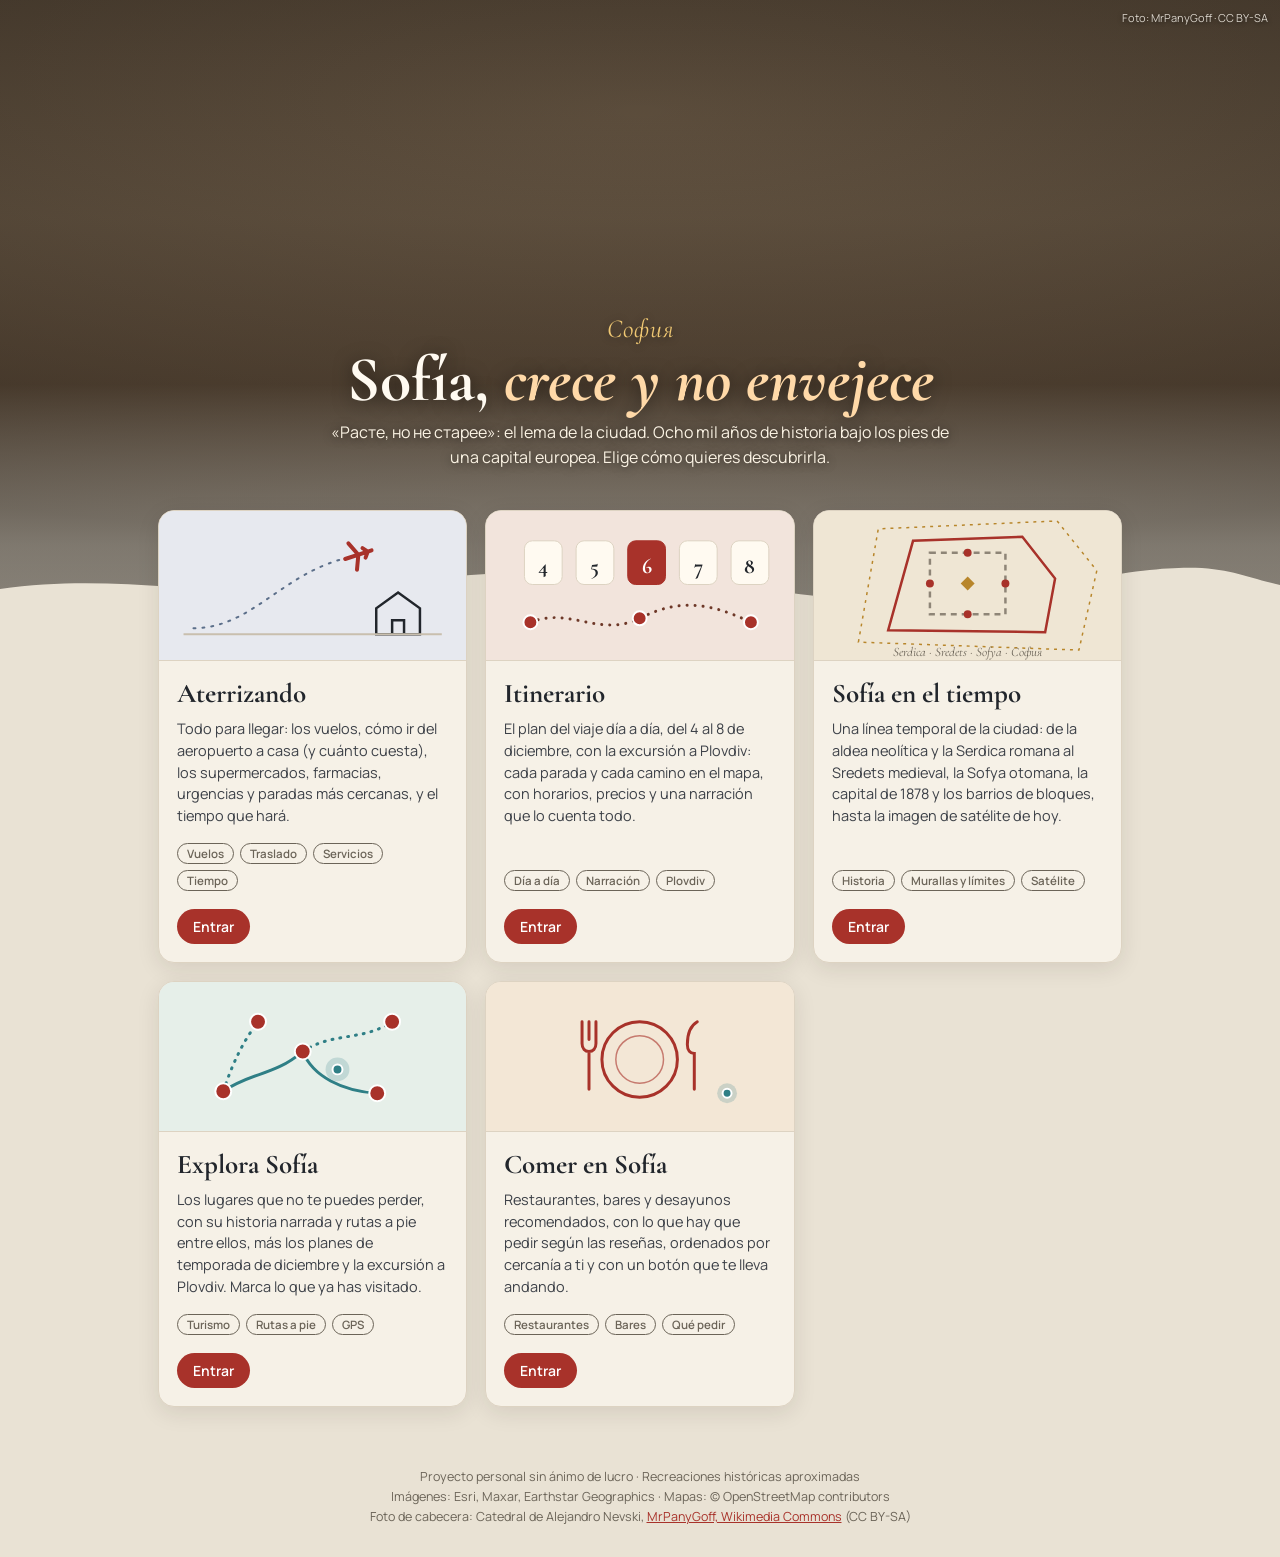
<file: index.html>
<!DOCTYPE html>
<html lang="es">
<head>
  <meta charset="utf-8">
  <meta name="viewport" content="width=device-width, initial-scale=1">
  <meta name="theme-color" content="#a8322a">
  <meta name="description" content="Sofía, Bulgaria: aplicaciones para descubrir su historia y recorrerla a pie.">
  <title>Sofía · Portal</title>
  <link rel="preconnect" href="https://fonts.googleapis.com">
  <link rel="preconnect" href="https://fonts.gstatic.com" crossorigin>
  <link rel="stylesheet" href="https://fonts.googleapis.com/css2?family=Cormorant+Garamond:ital,wght@0,600;0,700;1,600&family=Manrope:wght@400;600&display=swap">
  <script>
    // Recarga si el navegador tiene un portal antiguo en caché (version.txt cambia en cada publicación)
    (function () {
      var VERSION = '202611250130';
      if (location.protocol.indexOf('http') !== 0) return;
      fetch('version.txt', { cache: 'no-store' }).then(function (r) { return r.ok ? r.text() : ''; }).then(function (v) {
        v = (v || '').trim();
        if (v && v !== VERSION && sessionStorage.getItem('recargado') !== v) {
          try { sessionStorage.setItem('recargado', v); } catch (e) {}
          location.replace(location.pathname + '?v=' + v);
        }
      }).catch(function () {});
    })();
  </script>
  <style>
    :root { --papel: #f6f1e7; --fondo: #e9e2d4; --tinta: #22262c; --suave: #6b6458; --carmesi: #a8322a; --oro: #b8862b; --turquesa: #2f7f86; --linea: #ddd3c2; }
    * { box-sizing: border-box; }
    body { margin: 0; background: var(--fondo); color: var(--tinta); font-family: Manrope, "Segoe UI", system-ui, sans-serif; }
    /* Cabecera con la catedral de Alejandro Nevski fundida con el papel */
    .cabecera { position: relative; min-height: min(72vh, 620px); display: flex; flex-direction: column; justify-content: flex-end;
      align-items: center; text-align: center; padding: 90px 20px 150px; color: #fffaf1; overflow: hidden; isolation: isolate; }
    .cabecera .foto { position: absolute; inset: 0; z-index: -2; background: #6d5a45 url('https://upload.wikimedia.org/wikipedia/commons/thumb/a/ad/AlexanderNevskyCathedral-Sofia-6.jpg/1920px-AlexanderNevskyCathedral-Sofia-6.jpg') center 38% / cover no-repeat;
      filter: sepia(.18) saturate(.92); transform: scale(1.04); animation: respirar 28s ease-in-out infinite alternate; }
    @media (max-width: 760px) { .cabecera .foto { background-image: url('https://upload.wikimedia.org/wikipedia/commons/thumb/a/ad/AlexanderNevskyCathedral-Sofia-6.jpg/1280px-AlexanderNevskyCathedral-Sofia-6.jpg'); background-position: 55% 30%; } }
    @keyframes respirar { to { transform: scale(1.1) translateY(-1.5%); } }
    @media (prefers-reduced-motion: reduce) { .cabecera .foto { animation: none; } }
    /* velo: oscurece arriba para leer y se disuelve hacia el color del papel abajo */
    .cabecera::before { content: ''; position: absolute; inset: 0; z-index: -1; pointer-events: none;
      background:
        radial-gradient(120% 70% at 50% 18%, rgba(20,16,12,0) 0%, rgba(20,16,12,.25) 60%, rgba(20,16,12,.45) 100%),
        linear-gradient(180deg, rgba(25,18,12,.35) 0%, rgba(25,18,12,.12) 35%, rgba(60,40,25,.30) 62%, rgba(233,226,212,.85) 88%, var(--fondo) 100%); }
    /* borde inferior orgánico, como papel rasgado */
    .cabecera::after { content: ''; position: absolute; left: 0; right: 0; bottom: -1px; height: 70px; z-index: 0; pointer-events: none; background: var(--fondo);
      -webkit-mask: url("data:image/svg+xml,%3Csvg xmlns='http://www.w3.org/2000/svg' viewBox='0 0 1200 70' preserveAspectRatio='none'%3E%3Cpath d='M0 38 C120 20 210 52 330 36 S560 12 690 34 880 56 1010 30 1150 22 1200 34 V70 H0Z'/%3E%3C/svg%3E") center / 100% 100% no-repeat;
              mask: url("data:image/svg+xml,%3Csvg xmlns='http://www.w3.org/2000/svg' viewBox='0 0 1200 70' preserveAspectRatio='none'%3E%3Cpath d='M0 38 C120 20 210 52 330 36 S560 12 690 34 880 56 1010 30 1150 22 1200 34 V70 H0Z'/%3E%3C/svg%3E") center / 100% 100% no-repeat; }
    .cabecera > * { position: relative; z-index: 1; }
    .cabecera .cir { color: #f0c873; text-shadow: 0 1px 8px rgba(0,0,0,.45); }
    .cabecera h1 { color: #fffaf1; text-shadow: 0 2px 18px rgba(0,0,0,.55); }
    .cabecera h1 span { color: #ffd9a8; }
    .cabecera .lema { color: #fbf3e4; text-shadow: 0 1px 10px rgba(0,0,0,.6); font-size: 16px; }
    .credito-foto { position: absolute; right: 12px; top: 10px; font-size: 11px; color: rgba(255,250,241,.8); text-decoration: none; z-index: 2; text-shadow: 0 1px 4px rgba(0,0,0,.6); }
    .credito-foto:hover { text-decoration: underline; }
    .cir { font-family: "Cormorant Garamond", Georgia, serif; font-style: italic; font-size: 26px; color: var(--oro); letter-spacing: 1px; }
    h1 { font-family: "Cormorant Garamond", Georgia, serif; font-size: clamp(40px, 8vw, 64px); margin: 4px 0 8px; line-height: 1; }
    h1 span { color: var(--carmesi); font-style: italic; }
    .lema { max-width: 620px; margin: 0 auto; color: var(--suave); line-height: 1.55; }
    main { max-width: 1000px; margin: -110px auto 0; padding: 0 18px 50px; position: relative; z-index: 2; }
    @media (max-width: 760px) { .cabecera { min-height: 64vh; padding-bottom: 130px; } main { margin-top: -90px; } }
    .apps { display: grid; grid-template-columns: repeat(auto-fit, minmax(280px, 1fr)); gap: 18px; }
    .app { display: flex; flex-direction: column; background: var(--papel); border: 1px solid var(--linea); border-radius: 16px; overflow: hidden;
      text-decoration: none; color: inherit; box-shadow: 0 6px 22px rgba(40, 30, 20, .10); transition: transform .2s, box-shadow .2s; }
    a.app:hover { transform: translateY(-3px); box-shadow: 0 10px 28px rgba(40, 30, 20, .16); }
    .ilus { height: 150px; display: grid; place-items: center; border-bottom: 1px solid var(--linea); }
    .ilus svg { width: 100%; height: 100%; }
    .cuerpo { padding: 16px 18px 18px; display: flex; flex-direction: column; gap: 8px; flex: 1; }
    .app h2 { font-family: "Cormorant Garamond", Georgia, serif; font-size: 27px; margin: 0; }
    .app p { margin: 0; line-height: 1.5; color: #3d4148; font-size: 14.5px; }
    .etiquetas { display: flex; gap: 6px; flex-wrap: wrap; margin-top: auto; padding-top: 8px; }
    .etiquetas span { font-size: 11.5px; font-weight: 600; border: 1px solid currentColor; border-radius: 12px; padding: 2px 9px; color: var(--suave); }
    .entrar { margin-top: 10px; align-self: flex-start; font-weight: 600; color: #fff; background: var(--carmesi); padding: 8px 16px; border-radius: 20px; font-size: 14px; }
    .app.pronto { border-style: dashed; box-shadow: none; }
    .app.pronto > * { opacity: .72; }
    .app.pronto .entrar { background: transparent; color: var(--suave); border: 1px dashed var(--suave); }
    footer { text-align: center; color: var(--suave); font-size: 12.5px; padding: 10px 18px 30px; line-height: 1.6; }
    footer a { color: var(--carmesi); }
  </style>
</head>
<body>
  <header class="cabecera">
    <div class="foto" role="img" aria-label="Catedral de Alejandro Nevski, Sofía"></div>
    <a class="credito-foto" href="https://commons.wikimedia.org/wiki/File:AlexanderNevskyCathedral-Sofia-6.jpg" target="_blank" rel="noopener">Foto: MrPanyGoff · CC BY-SA</a>
    <div class="cir">София</div>
    <h1>Sofía, <span>crece y no envejece</span></h1>
    <p class="lema">«Расте, но не старее»: el lema de la ciudad. Ocho mil años de historia bajo los pies de una capital europea. Elige cómo quieres descubrirla.</p>
  </header>

  <main>
    <section class="apps" aria-label="Aplicaciones">
      <a class="app" href="aterrizando/">
        <div class="ilus" style="background:#e7e9ef">
          <svg viewBox="0 0 300 150" aria-hidden="true">
            <path d="M30 118 C90 118, 120 60, 190 46" fill="none" stroke="#5c6f8a" stroke-width="2" stroke-dasharray="2 7" stroke-linecap="round"/>
            <g transform="translate(196 44) rotate(-18)"><path d="M-14 0 L14 0 M0 0 L-6 -14 M0 0 L-6 14 M10 0 L6 -5 M10 0 L6 5" stroke="#a8322a" stroke-width="4" stroke-linecap="round" fill="none"/></g>
            <g fill="none" stroke="#22262c" stroke-width="2.5"><path d="M214 124v-26l22-16 22 16v26z"/><path d="M230 124v-14h12v14"/></g>
            <line x1="20" y1="124" x2="280" y2="124" stroke="#c9bfae" stroke-width="2"/>
          </svg>
        </div>
        <div class="cuerpo">
          <h2>Aterrizando</h2>
          <p>Todo para llegar: los vuelos, cómo ir del aeropuerto a casa (y cuánto cuesta), los supermercados, farmacias, urgencias y paradas más cercanas, y el tiempo que hará.</p>
          <div class="etiquetas"><span>Vuelos</span><span>Traslado</span><span>Servicios</span><span>Tiempo</span></div>
          <span class="entrar">Entrar</span>
        </div>
      </a>

      <a class="app" href="itinerario/">
        <div class="ilus" style="background:#f2e4dc">
          <svg viewBox="0 0 300 150" aria-hidden="true">
            <g font-family="Cormorant Garamond, Georgia, serif" font-weight="700" text-anchor="middle">
              <g fill="#fffaf1" stroke="#ddd3c2"><rect x="34" y="30" width="38" height="44" rx="8"/><rect x="86" y="30" width="38" height="44" rx="8"/><rect x="138" y="30" width="38" height="44" rx="8" fill="#a8322a" stroke="#a8322a"/><rect x="190" y="30" width="38" height="44" rx="8"/><rect x="242" y="30" width="38" height="44" rx="8"/></g>
              <g font-size="22" fill="#22262c"><text x="53" y="62">4</text><text x="105" y="62">5</text><text x="157" y="62" fill="#fff">6</text><text x="209" y="62">7</text><text x="261" y="62">8</text></g>
            </g>
            <path d="M40 112 C80 96, 110 128, 150 108 S220 92, 262 112" fill="none" stroke="#6e3828" stroke-width="3" stroke-dasharray="0.1 8" stroke-linecap="round"/>
            <g fill="#a8322a" stroke="#fff" stroke-width="2"><circle cx="40" cy="112" r="7"/><circle cx="150" cy="108" r="7"/><circle cx="262" cy="112" r="7"/></g>
          </svg>
        </div>
        <div class="cuerpo">
          <h2>Itinerario</h2>
          <p>El plan del viaje día a día, del 4 al 8 de diciembre, con la excursión a Plovdiv: cada parada y cada camino en el mapa, con horarios, precios y una narración que lo cuenta todo.</p>
          <div class="etiquetas"><span>Día a día</span><span>Narración</span><span>Plovdiv</span></div>
          <span class="entrar">Entrar</span>
        </div>
      </a>

      <a class="app" href="en-el-tiempo/">
        <div class="ilus" style="background:#efe6d4">
          <svg viewBox="0 0 300 150" aria-hidden="true">
            <g fill="none" stroke="#a8322a" stroke-width="2.5">
              <rect x="112" y="42" width="76" height="62" stroke-dasharray="6 5" stroke="#8e8577"/>
              <path d="M70 120 L95 30 L205 26 L238 68 L228 122 Z" />
              <path d="M40 132 L60 18 L240 10 L280 60 L262 140 Z" stroke-width="1.5" stroke-dasharray="3 5" stroke="#b8862b"/>
            </g>
            <g fill="#b8862b"><path d="M150 66 l7 7 -7 7 -7 -7z"/></g>
            <g fill="#a8322a"><circle cx="112" cy="73" r="4"/><circle cx="188" cy="73" r="4"/><circle cx="150" cy="42" r="4"/><circle cx="150" cy="104" r="4"/></g>
            <text x="150" y="146" text-anchor="middle" font-family="Cormorant Garamond, Georgia, serif" font-size="13" fill="#6b6458" font-style="italic">Serdica · Sredets · Sofya · София</text>
          </svg>
        </div>
        <div class="cuerpo">
          <h2>Sofía en el tiempo</h2>
          <p>Una línea temporal de la ciudad: de la aldea neolítica y la Serdica romana al Sredets medieval, la Sofya otomana, la capital de 1878 y los barrios de bloques, hasta la imagen de satélite de hoy.</p>
          <div class="etiquetas"><span>Historia</span><span>Murallas y límites</span><span>Satélite</span></div>
          <span class="entrar">Entrar</span>
        </div>
      </a>

      <a class="app" href="explora/">
        <div class="ilus" style="background:#e6efe9">
          <svg viewBox="0 0 300 150" aria-hidden="true">
            <g fill="none" stroke-linecap="round" stroke-width="3">
              <path d="M60 110 C90 90, 110 95, 140 70" stroke="#2f7f86"/>
              <path d="M140 70 C170 50, 200 60, 230 40" stroke="#2f7f86" stroke-dasharray="1 7"/>
              <path d="M140 70 C150 95, 180 110, 215 112" stroke="#2f7f86"/>
              <path d="M60 110 C70 80, 80 60, 95 40" stroke="#2f7f86" stroke-dasharray="1 7"/>
            </g>
            <g fill="#a8322a" stroke="#fff" stroke-width="2"><circle cx="60" cy="110" r="8"/><circle cx="140" cy="70" r="8"/><circle cx="230" cy="40" r="8"/><circle cx="215" cy="112" r="8"/><circle cx="95" cy="40" r="8"/></g>
            <g><circle cx="175" cy="88" r="12" fill="#2f7f86" opacity=".2"/><circle cx="175" cy="88" r="5" fill="#2f7f86" stroke="#fff" stroke-width="2"/></g>
          </svg>
        </div>
        <div class="cuerpo">
          <h2>Explora Sofía</h2>
          <p>Los lugares que no te puedes perder, con su historia narrada y rutas a pie entre ellos, más los planes de temporada de diciembre y la excursión a Plovdiv. Marca lo que ya has visitado.</p>
          <div class="etiquetas"><span>Turismo</span><span>Rutas a pie</span><span>GPS</span></div>
          <span class="entrar">Entrar</span>
        </div>
      </a>

      <a class="app" href="comer/">
        <div class="ilus" style="background:#f3e7d6">
          <svg viewBox="0 0 300 150" aria-hidden="true">
            <g fill="none" stroke="#a8322a" stroke-width="3" stroke-linecap="round">
              <circle cx="150" cy="78" r="38"/><circle cx="150" cy="78" r="24" stroke-width="1.5" opacity=".6"/>
              <path d="M92 40v22c0 5 3 8 7 8v38M99 40v18M106 40v22c0 5-3 8-7 8"/>
              <path d="M208 40c-7 4-10 13-10 23 0 6 3 9 7 9v36"/>
            </g>
            <g><circle cx="238" cy="112" r="10" fill="#2f7f86" opacity=".2"/><circle cx="238" cy="112" r="4.5" fill="#2f7f86" stroke="#fff" stroke-width="2"/></g>
          </svg>
        </div>
        <div class="cuerpo">
          <h2>Comer en Sofía</h2>
          <p>Restaurantes, bares y desayunos recomendados, con lo que hay que pedir según las reseñas, ordenados por cercanía a ti y con un botón que te lleva andando.</p>
          <div class="etiquetas"><span>Restaurantes</span><span>Bares</span><span>Qué pedir</span></div>
          <span class="entrar">Entrar</span>
        </div>
      </a>

    </section>
  </main>

  <footer>
    Proyecto personal sin ánimo de lucro · Recreaciones históricas aproximadas<br>
    Imágenes: Esri, Maxar, Earthstar Geographics · Mapas: © OpenStreetMap contributors<br>Foto de cabecera: Catedral de Alejandro Nevski, <a href="https://commons.wikimedia.org/wiki/File:AlexanderNevskyCathedral-Sofia-6.jpg" target="_blank" rel="noopener">MrPanyGoff, Wikimedia Commons</a> (CC BY-SA)
  </footer>
</body>
</html>
</file>
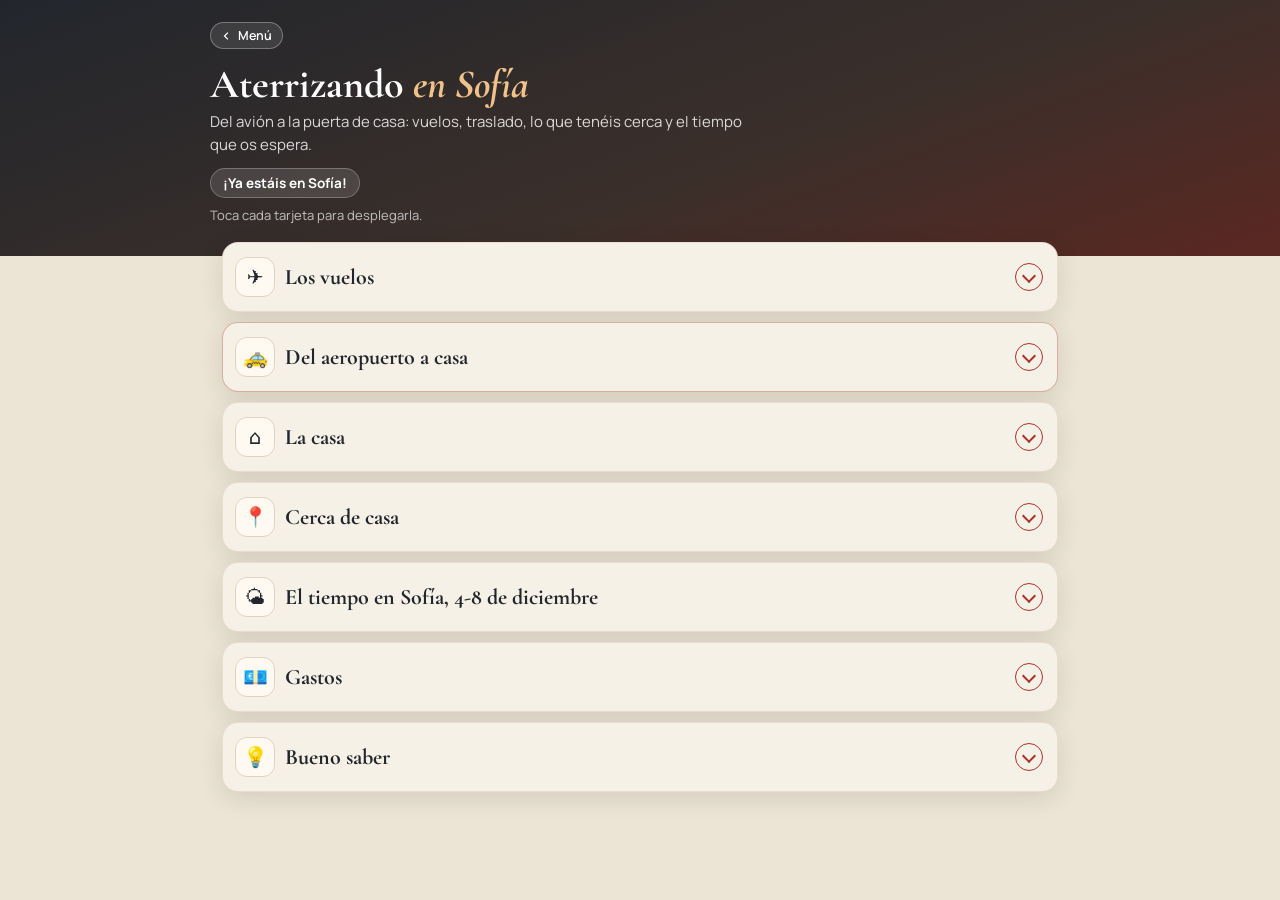
<file: aterrizando/index.html>
<!DOCTYPE html>
<html lang="es">
<head>
  <meta charset="utf-8">
  <meta name="viewport" content="width=device-width, initial-scale=1, viewport-fit=cover">
  <meta name="theme-color" content="#a8322a">
  <meta name="description" content="Todo para llegar a Sofía: vuelos, cómo ir del aeropuerto a casa, servicios cercanos y el tiempo.">
  <title>Aterrizando en Sofía</title>
  <link rel="preconnect" href="https://fonts.googleapis.com">
  <link rel="preconnect" href="https://fonts.gstatic.com" crossorigin>
  <link rel="stylesheet" href="https://fonts.googleapis.com/css2?family=Cormorant+Garamond:wght@600;700&family=Manrope:wght@400;600;700&display=swap">
  <script>
    (function () {
      var VERSION = '202611250130';
      if (location.protocol.indexOf('http') !== 0) return;
      fetch('../version.txt', { cache: 'no-store' }).then(function (r) { return r.ok ? r.text() : ''; }).then(function (v) {
        v = (v || '').trim();
        if (v && v !== VERSION && sessionStorage.getItem('recargado') !== v) {
          try { sessionStorage.setItem('recargado', v); } catch (e) {}
          location.replace(location.pathname + '?v=' + v + location.hash);
        }
      }).catch(function () {});
    })();
  </script>
  <link rel="stylesheet" href="../comun/lib/ol/ol.css">
  <script src="../comun/lib/ol/ol.js"></script>
  <script>
    if (!window.ol) document.write('<script src="https://cdn.jsdelivr.net/npm/ol@10.5.0/dist/ol.js"><\/script>');
  </script>
  <link rel="stylesheet" href="../comun/comun.css?v=202611250855">
  <link rel="stylesheet" href="css/aterrizando.css?v=202611250855">
</head>
<body>
  <header class="cab">
    <div class="cab-in">
      <nav class="cab-nav"></nav>
      <h1>Aterrizando <span>en Sofía</span></h1>
      <p class="lema">Del avión a la puerta de casa: vuelos, traslado, lo que tenéis cerca y el tiempo que os espera.</p>
      <p class="cuenta" id="cuenta"></p>
      <p class="toca">Toca cada tarjeta para desplegarla.</p>
    </div>
  </header>

  <main>
    <details class="tarjeta" id="t-vuelos">
      <summary><span class="ico-tarjeta" aria-hidden="true">✈</span><span class="cab-tarjeta"><h2>Los vuelos</h2></span><span class="flecha-tarjeta" aria-hidden="true"></span></summary>
      <div class="contenido">
      <div class="vuelos" id="vuelos"></div>
    </div>
    </details>

    <details class="tarjeta destacada" id="t-traslado">
      <summary><span class="ico-tarjeta" aria-hidden="true">🚕</span><span class="cab-tarjeta"><h2>Del aeropuerto a casa</h2></span><span class="flecha-tarjeta" aria-hidden="true"></span></summary>
      <div class="contenido">
      <p class="recomendacion"><b>Lo más práctico:</b> con siete personas, maletas facturadas y aterrizando a las 21:20, lo más cómodo y rápido son <b>dos taxis oficiales</b> desde el mostrador de la Terminal 2: unos 20 minutos y 13-14 € por taxi (unos 4 € por persona). Si preferís ahorrar, el metro M4 os deja a cinco minutos de casa por 0,80 €.</p>
      <div class="opciones">
        <article class="opcion recomendada">
          <span class="etq">Recomendada</span>
          <h3>🚕 Dos taxis oficiales</h3>
          <p class="cifras"><b>≈ 20 min</b> · 13-14 € por taxi</p>
          <ul>
            <li>Pedidlos en el mostrador oficial de la zona de llegadas (OK Supertrans es la compañía de referencia del aeropuerto).</li>
            <li>No aceptéis ofertas de conductores en el vestíbulo.</li>
            <li>Tarifa con taxímetro: unos 0,75 €/km de día y 0,85 €/km de noche.</li>
          </ul>
          <a class="boton" target="_blank" rel="noopener" id="ir-coche">Ver la ruta en coche</a>
        </article>
        <article class="opcion">
          <h3>Ⓜ Metro M4</h3>
          <p class="cifras"><b>≈ 30 min + 5 a pie</b> · 0,80 € por persona</p>
          <ul>
            <li>La estación está a la salida de la Terminal 2. Línea M4 directa, sin transbordo, hasta <b>Opalchenska</b>.</li>
            <li>Pago con tarjeta sin contacto en el torno, cada uno la suya.</li>
            <li>Último tren desde el aeropuerto hacia las 23:30.</li>
          </ul>
          <a class="boton" target="_blank" rel="noopener" id="ir-metro">Ver la ruta en transporte público</a>
        </article>
        <article class="opcion">
          <h3>📱 Aplicaciones</h3>
          <p class="cifras">Uber no funciona en Bulgaria</p>
          <ul>
            <li><b>Uber</b> no opera en el país desde 2015.</li>
            <li><b>Bolt</b> funciona en Sofía: al aterrizar, mirad en la app si hay coches disponibles.</li>
            <li>Si no sale coche, id al mostrador de taxis oficiales.</li>
          </ul>
          <a class="boton secundario" target="_blank" rel="noopener" href="https://bolt.eu/">Abrir Bolt</a>
        </article>
      </div>
    </div>
    </details>

    <details class="tarjeta" id="t-casa">
      <summary><span class="ico-tarjeta" aria-hidden="true">⌂</span><span class="cab-tarjeta"><h2>La casa</h2></span><span class="flecha-tarjeta" aria-hidden="true"></span></summary>
      <div class="contenido">
      <p class="direccion" id="direccion"></p>
      <dl class="datos-casa" id="datos-casa"></dl>
      <div class="botones-fila">
        <a class="boton" target="_blank" rel="noopener" id="casa-maps">Abrir en Google Maps</a>
      </div>
    </div>
    </details>

    <details class="tarjeta" id="t-cerca">
      <summary><span class="ico-tarjeta" aria-hidden="true">📍</span><span class="cab-tarjeta"><h2>Cerca de casa</h2></span><span class="flecha-tarjeta" aria-hidden="true"></span></summary>
      <div class="contenido">
      <div class="filtros" id="filtros"></div>
      <div class="mapa-caja">
        <div id="mapa"></div>
        <div class="sofia-botones">
          <button id="capa" class="sofia-redondo" aria-label="Cambiar mapa base"></button>
          <button id="gps" class="sofia-redondo" title="Mi posición" aria-label="Mi posición"></button>
        </div>
      </div>
      <ul class="servicios" id="servicios"></ul>
      <p class="nota">Horarios orientativos: comprobadlos en la puerta. <b>Emergencias: 112</b> (también en inglés).</p>
    </div>
    </details>

    <details class="tarjeta" id="t-tiempo">
      <summary><span class="ico-tarjeta" aria-hidden="true">🌤</span><span class="cab-tarjeta"><h2>El tiempo en Sofía, 4-8 de diciembre</h2></span><span class="flecha-tarjeta" aria-hidden="true"></span></summary>
      <div class="contenido">
      <div class="tiempo" id="tiempo"><p class="nota">Cargando la previsión…</p></div>
      <p class="nota" id="tiempo-nota">Previsión para el centro de Sofía. Es invierno: abrigo, gorro y calzado que no resbale.</p>
    </div>
    </details>

    <details class="tarjeta" id="t-gastos">
      <summary><span class="ico-tarjeta" aria-hidden="true">💶</span><span class="cab-tarjeta"><h2>Gastos</h2></span><span class="flecha-tarjeta" aria-hidden="true"></span></summary>
      <div class="contenido">
      <p class="nota">Lo que cuesta cada plan del itinerario, <b>por persona</b>. Los restaurantes y bares van en rango. Los taxis, repartidos entre los que vayan en cada coche (dos coches para siete). No incluye vuelos ni alojamiento.</p>
      <div id="gastos"></div>
    </div>
    </details>

    <details class="tarjeta" id="t-saber">
      <summary><span class="ico-tarjeta" aria-hidden="true">💡</span><span class="cab-tarjeta"><h2>Bueno saber</h2></span><span class="flecha-tarjeta" aria-hidden="true"></span></summary>
      <div class="contenido">
      <ul class="consejos">
        <li><b>Moneda:</b> Bulgaria usa el euro desde el 1 de enero de 2026. Llevad algo de efectivo para bares pequeños y puestos; propina habitual, en torno al 10 %.</li>
        <li><b>Hora:</b> una hora más que en España.</li>
        <li><b>Transporte:</b> billete sencillo de metro, tranvía o autobús 0,80 €; tarjeta de día 2 €. Se paga con tarjeta sin contacto en tornos y validadoras.</li>
        <li><b>Gestos:</b> en Bulgaria, mover la cabeza de lado a lado suele significar «sí», y asentir, «no». ¡Confirmad con palabras!</li>
        <li><b>Alfabeto:</b> los rótulos están en cirílico. En las apps de este portal tenéis los nombres en alfabeto latino.</li>
      </ul>
    </div>
    </details>
  </main>

  <script src="../comun/comun.js?v=202611250855"></script>
  <script src="js/datos.js?v=202611250855"></script>
  <script src="js/aterrizando.js?v=202611250855"></script>
</body>
</html>
</file>
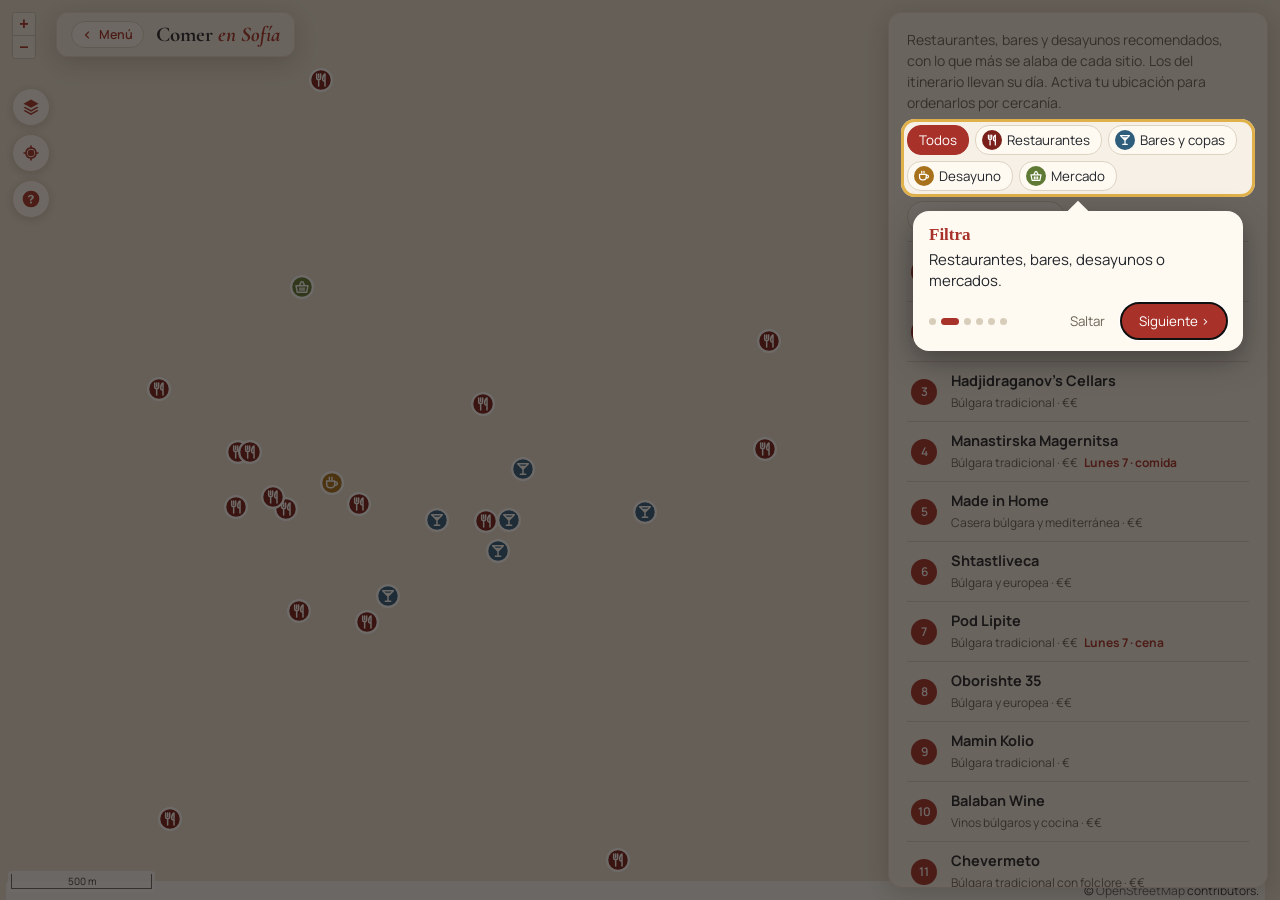
<file: comer/index.html>
<!DOCTYPE html>
<html lang="es">
<head>
  <meta charset="utf-8">
  <meta name="viewport" content="width=device-width, initial-scale=1, viewport-fit=cover">
  <meta name="theme-color" content="#a8322a">
  <meta name="description" content="Restaurantes recomendados en el centro de Sofía, ordenados por cercanía.">
  <title>Comer en Sofía</title>
  <link rel="preconnect" href="https://fonts.googleapis.com">
  <link rel="preconnect" href="https://fonts.gstatic.com" crossorigin>
  <link rel="stylesheet" href="https://fonts.googleapis.com/css2?family=Cormorant+Garamond:wght@600;700&family=Manrope:wght@400;600&display=swap">
  <script>
    (function () {
      var VERSION = '202611250130';
      if (location.protocol.indexOf('http') !== 0) return;
      fetch('../version.txt', { cache: 'no-store' }).then(function (r) { return r.ok ? r.text() : ''; }).then(function (v) {
        v = (v || '').trim();
        if (v && v !== VERSION && sessionStorage.getItem('recargado') !== v) {
          try { sessionStorage.setItem('recargado', v); } catch (e) {}
          location.replace(location.pathname + '?v=' + v + location.hash);
        }
      }).catch(function () {});
    })();
  </script>
  <link rel="stylesheet" href="../comun/lib/ol/ol.css">
  <script src="../comun/lib/ol/ol.js"></script>
  <script>
    if (!window.ol) document.write('<script src="https://cdn.jsdelivr.net/npm/ol@10.5.0/dist/ol.js"><\/script>');
  </script>
  <link rel="stylesheet" href="../comun/comun.css?v=202611250855">
  <link rel="stylesheet" href="../explora/css/explora.css?v=202611250855">
  <link rel="stylesheet" href="css/comer.css?v=202611250855">
</head>
<body>
  <div id="mapa"></div>

  <header class="cabecera">
    <h1>Comer <span>en Sofía</span></h1>
  </header>

  <div class="botones-mapa">
    <button id="capa" class="redondo" title="Cambiar a satélite" aria-label="Cambiar mapa base"></button>
    <button id="gps" class="redondo" title="Mi posición" aria-label="Mi posición">
      <svg viewBox="0 0 24 24" aria-hidden="true"><path fill="currentColor" d="M12 8a4 4 0 1 0 0 8 4 4 0 0 0 0-8zm9 3h-2.06A7 7 0 0 0 13 5.06V3h-2v2.06A7 7 0 0 0 5.06 11H3v2h2.06A7 7 0 0 0 11 18.94V21h2v-2.06A7 7 0 0 0 18.94 13H21zm-9 6a5 5 0 1 1 0-10 5 5 0 0 1 0 10z"/></svg>
    </button>
  </div>

  <aside class="panel" id="panel">
    <div class="tirador" id="tirador" aria-hidden="true"></div>
    <div class="panel-cuerpo" id="cuerpo">
      <section id="vista-lista">
        <p class="intro">Restaurantes, bares y desayunos recomendados, con lo que más se alaba de cada sitio. Los del itinerario llevan su día. Activa tu ubicación para ordenarlos por cercanía.</p>
        <div class="filtros" id="filtros"></div>
        <button class="activar-gps" id="activar-gps">Ordenar por cercanía</button>
        <ul class="lista restaurantes" id="lista"></ul>
      </section>
      <section id="vista-ficha" hidden>
        <div class="ruta-barra">
          <button class="volver-lista" id="volver-lista">
            <svg viewBox="0 0 24 24" aria-hidden="true"><path fill="currentColor" d="M14.5 5.5 8 12l6.5 6.5 1.5-1.5-5-5 5-5z"/></svg>Todos los restaurantes
          </button>
          <button class="cerrar-ruta" id="cerrar" title="Cerrar" aria-label="Cerrar">
            <svg viewBox="0 0 24 24" aria-hidden="true"><path fill="currentColor" d="M18.3 5.7 12 12l6.3 6.3-1.4 1.4L10.6 13.4 4.3 19.7 2.9 18.3 9.2 12 2.9 5.7 4.3 4.3l6.3 6.3 6.3-6.3z"/></svg>
          </button>
        </div>
        <span class="categoria" id="r-cocina"></span>
        <h2 id="r-nombre"></h2>
        <div class="datos-rest">
          <span class="nota" id="r-nota"></span>
          <span class="precio" id="r-precio"></span>
          <span class="dir" id="r-dir"></span>
        </div>
        <div class="chips-itin" id="r-plan" hidden></div>
        <p class="horario-rest" id="r-horario" hidden></p>
        <p class="distancia-yo" id="r-yo" hidden></p>
        <div class="acciones-rest">
          <a class="llevame" id="r-llevame" target="_blank" rel="noopener">
            <svg viewBox="0 0 24 24" aria-hidden="true"><path fill="currentColor" d="M12 2a7 7 0 0 0-7 7c0 5.2 7 13 7 13s7-7.8 7-13a7 7 0 0 0-7-7zm0 9.5A2.5 2.5 0 1 1 12 6.5a2.5 2.5 0 0 1 0 5z"/></svg>Llévame</a>
          <a class="ver-google" id="r-google" target="_blank" rel="noopener">Ver en Google Maps</a>
          <a class="ver-google" id="r-tel" hidden></a>
        </div>
        <p class="resumen-rest" id="r-resumen"></p>
        <h3>Qué pedir</h3>
        <ul class="platos" id="r-platos"></ul>
        <p class="nota-pedir" id="r-nota-pedir" hidden></p>
      </section>
    </div>
  </aside>

  <script src="../comun/comun.js?v=202611250855"></script>
  <script src="js/comer.js?v=202611250855"></script>
</body>
</html>
</file>
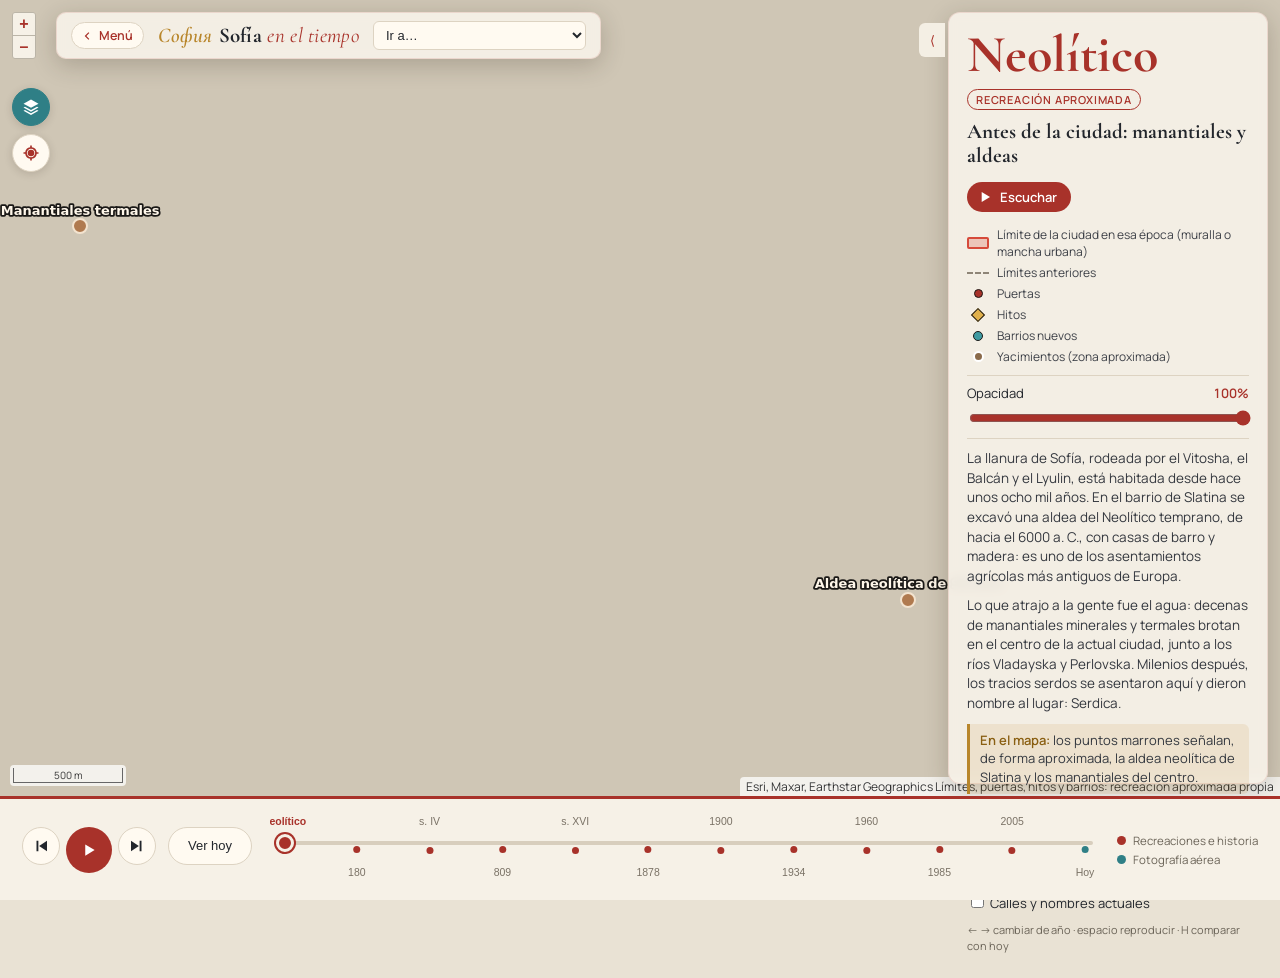
<file: en-el-tiempo/index.html>
<!DOCTYPE html>
<html lang="es">
<head>
  <meta charset="utf-8">
  <meta name="viewport" content="width=device-width, initial-scale=1, viewport-fit=cover">
  <meta name="theme-color" content="#a8322a">
  <meta name="description" content="Visor de la evolución histórica de Sofía: de la Serdica romana y el Sredets medieval a la capital búlgara de hoy.">
  <title>Sofía en el tiempo · visorgis_sofia</title>
  <link rel="preconnect" href="https://fonts.googleapis.com">
  <link rel="preconnect" href="https://fonts.gstatic.com" crossorigin>
  <link rel="stylesheet" href="https://fonts.googleapis.com/css2?family=Cormorant+Garamond:wght@600;700&family=Manrope:wght@400;600&display=swap">

  <!-- OpenLayers: primero la copia local (lib/), si no existe, CDN -->
  <link rel="stylesheet" href="../comun/lib/ol/ol.css"
        onerror="this.onerror=null;this.href='https://cdn.jsdelivr.net/npm/ol@10.5.0/ol.css'">
  <script>
    // Si el navegador tiene guardado un index.html antiguo, recarga con la versión publicada
    // (GitHub Pages deja la página en caché unos minutos). VERSION se actualiza en cada publicación.
    (function () {
      var VERSION = '202611250130';
      if (location.protocol.indexOf('http') !== 0) return;
      fetch('../version.txt', { cache: 'no-store' }).then(function (r) { return r.ok ? r.text() : ''; }).then(function (v) {
        v = (v || '').trim();
        if (v && v !== VERSION && sessionStorage.getItem('recargado') !== v) {
          try { sessionStorage.setItem('recargado', v); } catch (e) {}
          location.replace(location.pathname + '?v=' + v + location.hash);
        }
      }).catch(function () {});
    })();
  </script>
  <script src="../comun/lib/ol/ol.js"></script>
  <script>
    if (!window.ol) {
      console.info('lib/ol no encontrado: cargando OpenLayers desde CDN');
      document.write('<script src="https://cdn.jsdelivr.net/npm/ol@10.5.0/dist/ol.js"><\/script>');
    }
  </script>
  <link rel="stylesheet" href="../comun/comun.css?v=202611250855">
  <link rel="stylesheet" href="css/visor.css?v=202611250855">
</head>
<body>
  <div id="mapa"></div>

  <header class="cabecera">
    <h1><span class="cir">София</span>Sofía <span>en el tiempo</span></h1>
    <select id="favoritos" aria-label="Ir a un lugar">
      <option value="">Ir a…</option>
    </select>
  </header>

  <div class="sofia-botones">
    <button id="capa-base" class="sofia-redondo" aria-label="Cambiar mapa base"></button>
    <button id="gps" class="sofia-redondo" title="Mi posición" aria-label="Mi posición"></button>
  </div>

  <aside class="panel">
    <button id="plegar" class="plegar" title="Plegar panel">⟨</button>
    <div class="panel-cuerpo">
      <div class="panel-cabecera" id="panel-cabecera">
        <div id="anio" class="anio">—</div>
        <span id="tipo" class="tipo"></span>
        <h2 id="titulo"></h2>
      </div>
      <button id="narrar" class="narrador" disabled></button>
      <div id="leyenda-rec" class="leyenda-rec" hidden>
        <span><i class="l-actual"></i>Límite de la ciudad en esa época (muralla o mancha urbana)</span>
        <span><i class="l-anterior"></i>Límites anteriores</span>
        <span><i class="l-puerta"></i>Puertas</span>
        <span><i class="l-hito"></i>Hitos</span>
        <span><i class="l-barrio"></i>Barrios nuevos</span>
        <span class="l-yac-item" id="leyenda-yac" hidden><i class="l-yac"></i>Yacimientos (zona aproximada)</span>
      </div>
      <div class="opacidad">
        <label for="opacidad">Opacidad <b id="opacidad-valor">100%</b></label>
        <input type="range" id="opacidad" min="0" max="100" step="5" value="100" aria-label="Opacidad de la capa histórica">
      </div>
      <div id="descripcion" class="descripcion"></div>
      <button id="expandir" class="expandir" aria-expanded="false">Leer más</button>
      <p id="fuente" class="fuente"></p>
      <div class="opciones">
        <label><input type="checkbox" id="chk-perimetros" checked> Límites, puertas e hitos</label>
        <label><input type="checkbox" id="chk-calles"> Calles y nombres actuales</label>
      </div>
      <p class="ayuda">← → cambiar de año · espacio reproducir · H comparar con hoy</p>
    </div>
  </aside>

  <div id="cargando" class="cargando">Cargando teselas…</div>

  <footer class="timeline">
    <div class="botones">
      <button id="prev" title="Año anterior (←)" aria-label="Año anterior"><svg viewBox="0 0 24 24" width="18" height="18" aria-hidden="true"><path fill="currentColor" d="M6 5h2.5v14H6zM20 5v14L9.5 12z"/></svg></button>
      <button id="play" title="Reproducir (espacio)" aria-label="Reproducir"><svg viewBox="0 0 24 24" width="18" height="18" aria-hidden="true"><path fill="currentColor" d="M7 4.5v15L19.5 12z"/></svg></button>
      <button id="next" title="Año siguiente (→)" aria-label="Año siguiente"><svg viewBox="0 0 24 24" width="18" height="18" aria-hidden="true"><path fill="currentColor" d="M15.5 5H18v14h-2.5zM4 5l10.5 7L4 19z"/></svg></button>
      <button id="hoy" class="hoy" title="Comparar con la imagen actual (H)">Ver hoy</button>
    </div>
    <div class="pista-scroll">
      <div class="pista">
        <input id="slider" type="range" min="0" max="1" step="0.01" value="0" aria-label="Año">
        <div id="marcas" class="marcas"></div>
      </div>
    </div>
    <div class="leyenda">
      <span><i class="recreacion"></i> Recreaciones e historia</span>
      <span><i class="foto"></i> Fotografía aérea</span>
    </div>
  </footer>

  <script src="../comun/comun.js?v=202611250855"></script>
  <script src="js/capas.js?v=202611250855"></script>
  <script src="js/visor.js?v=202611250855"></script>
</body>
</html>
</file>
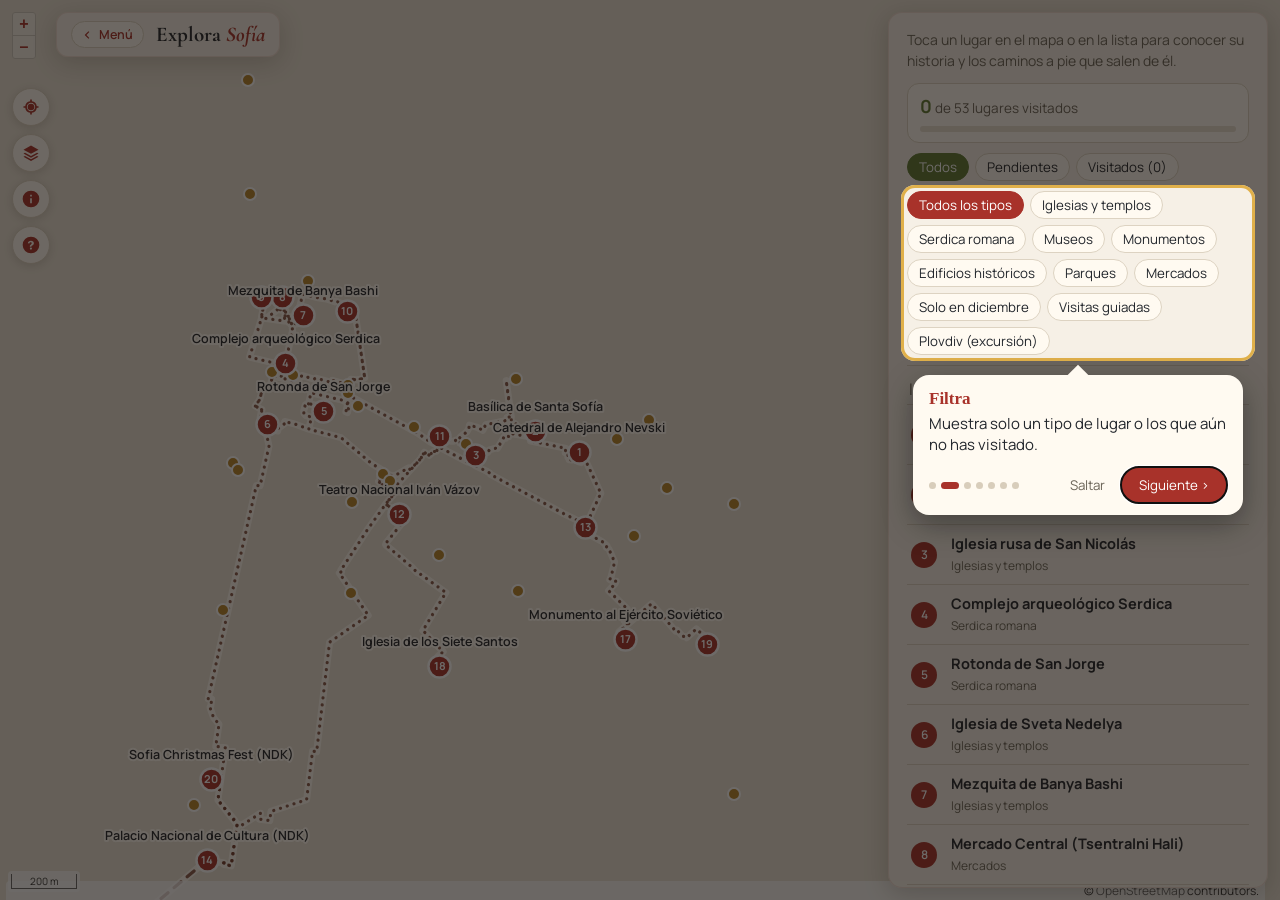
<file: explora/index.html>
<!DOCTYPE html>
<html lang="es">
<head>
  <meta charset="utf-8">
  <meta name="viewport" content="width=device-width, initial-scale=1, viewport-fit=cover">
  <meta name="theme-color" content="#a8322a">
  <meta name="description" content="Los lugares imprescindibles de Sofía, su historia y rutas a pie entre ellos.">
  <title>Explora Sofía</title>
  <link rel="preconnect" href="https://fonts.googleapis.com">
  <link rel="preconnect" href="https://fonts.gstatic.com" crossorigin>
  <link rel="stylesheet" href="https://fonts.googleapis.com/css2?family=Cormorant+Garamond:wght@600;700&family=Manrope:wght@400;600&display=swap">
  <script>
    (function () {
      var VERSION = '202611250130';
      if (location.protocol.indexOf('http') !== 0) return;
      fetch('../version.txt', { cache: 'no-store' }).then(function (r) { return r.ok ? r.text() : ''; }).then(function (v) {
        v = (v || '').trim();
        if (v && v !== VERSION && sessionStorage.getItem('recargado') !== v) {
          try { sessionStorage.setItem('recargado', v); } catch (e) {}
          location.replace(location.pathname + '?v=' + v + location.hash);
        }
      }).catch(function () {});
    })();
  </script>
  <link rel="stylesheet" href="../comun/lib/ol/ol.css">
  <script src="../comun/lib/ol/ol.js"></script>
  <script>
    if (!window.ol) document.write('<script src="https://cdn.jsdelivr.net/npm/ol@10.5.0/dist/ol.js"><\/script>');
  </script>
  <link rel="stylesheet" href="../comun/comun.css?v=202611250855">
  <link rel="stylesheet" href="css/explora.css?v=202611250855">
</head>
<body>
  <div id="mapa"></div>

  <header class="cabecera">
    <h1>Explora <span>Sofía</span></h1>
  </header>

  <div class="botones-mapa">
    <button id="gps" class="redondo" title="Mi posición" aria-label="Mi posición">
      <svg viewBox="0 0 24 24" aria-hidden="true"><path fill="currentColor" d="M12 8a4 4 0 1 0 0 8 4 4 0 0 0 0-8zm9 3h-2.06A7 7 0 0 0 13 5.06V3h-2v2.06A7 7 0 0 0 5.06 11H3v2h2.06A7 7 0 0 0 11 18.94V21h2v-2.06A7 7 0 0 0 18.94 13H21zm-9 6a5 5 0 1 1 0-10 5 5 0 0 1 0 10z"/></svg>
    </button>
    <button id="capa" class="redondo" title="Cambiar a satélite" aria-label="Cambiar mapa base">
      <svg viewBox="0 0 24 24" aria-hidden="true"><path fill="currentColor" d="m12 3 9 5-9 5-9-5zm-7.2 8.6L12 15.6l7.2-4 1.8 1L12 17.6l-9-5zm0 4L12 19.6l7.2-4 1.8 1L12 21.6l-9-5z"/></svg>
    </button>
  </div>

  <aside class="panel" id="panel">
    <div class="tirador" id="tirador" aria-hidden="true"></div>
    <div class="panel-cuerpo" id="cuerpo">
      <!-- Portada: lista de lugares -->
      <section id="vista-lista">
        <p class="intro">Toca un lugar en el mapa o en la lista para conocer su historia y los caminos a pie que salen de él.</p>
        <div class="progreso" id="progreso">
          <div class="progreso-txt"><span><b id="prog-n">0</b> de <span id="prog-total">0</span> lugares visitados</span>
            <button class="compartir" id="compartir" title="Copiar un enlace con tus lugares visitados para abrirlo en otro móvil o compartirlo">
              <svg viewBox="0 0 24 24" aria-hidden="true"><path fill="currentColor" d="M18 16a3 3 0 0 0-2.4 1.2l-6.7-3.4a3 3 0 0 0 0-1.6l6.7-3.4A3 3 0 1 0 15 7l-6.7 3.4a3 3 0 1 0 0 3.2L15 17a3 3 0 1 0 3-1z"/></svg>Compartir progreso</button>
          </div>
          <div class="barra-prog"><i id="prog-barra"></i></div>
        </div>
        <div class="filtros filtros-estado" id="filtros-estado"></div>
        <div class="filtros" id="filtros"></div>
        <ul class="lista" id="lista"></ul>
      </section>
      <!-- Ficha de un lugar -->
      <section id="vista-ficha" hidden>
        <div class="ruta-barra">
          <button class="volver-lista" id="volver-lista">
            <svg viewBox="0 0 24 24" aria-hidden="true"><path fill="currentColor" d="M14.5 5.5 8 12l6.5 6.5 1.5-1.5-5-5 5-5z"/></svg>Todos los lugares
          </button>
          <button class="cerrar-ruta" id="cerrar-punto" title="Dejar de seleccionar el lugar" aria-label="Cerrar lugar">
            <svg viewBox="0 0 24 24" aria-hidden="true"><path fill="currentColor" d="M18.3 5.7 12 12l6.3 6.3-1.4 1.4L10.6 13.4 4.3 19.7 2.9 18.3 9.2 12 2.9 5.7 4.3 4.3l6.3 6.3 6.3-6.3z"/></svg>
          </button>
        </div>
        <span class="categoria" id="f-categoria"></span> <span class="chip-temporada" id="f-temporada" hidden>Solo en diciembre</span>
        <h2 id="f-nombre"></h2>
        <p class="distancia-yo" id="f-yo" hidden></p>
        <p class="resumen" id="f-resumen"></p>
        <div class="chips-itin" id="f-itin" hidden></div>
        <div class="acciones-ficha">
          <button id="narrar" class="narrador" disabled></button>
          <button id="visitado" class="btn-visitado" aria-pressed="false"></button>
        </div>
        <div class="historia" id="f-historia"></div>
        <button class="leer-mas" id="leer-mas">Leer la historia completa</button>
        <h3 id="f-rutas-tit">Caminos a pie desde aquí</h3>
        <ul class="rutas" id="f-rutas"></ul>
        <p class="sin-rutas" id="f-sin-rutas" hidden>Las rutas a pie se están preparando.</p>
      </section>
      <!-- Ficha de una ruta (cada camino entre dos lugares es una entidad propia) -->
      <section id="vista-ruta" hidden>
        <div class="ruta-barra">
          <span class="categoria" id="r-tipo">Ruta a pie</span>
          <button class="cerrar-ruta" id="cerrar-ruta" title="Dejar de seleccionar la ruta" aria-label="Cerrar ruta">
            <svg viewBox="0 0 24 24" aria-hidden="true"><path fill="currentColor" d="M18.3 5.7 12 12l6.3 6.3-1.4 1.4L10.6 13.4 4.3 19.7 2.9 18.3 9.2 12 2.9 5.7 4.3 4.3l6.3 6.3 6.3-6.3z"/></svg>
          </button>
        </div>
        <h2 id="r-nombre"></h2>
        <div class="fila-escuchar">
          <div class="ruta-cifras"><strong id="r-min"></strong><span id="r-dist"></span></div>
          <button id="narrar-ruta" class="narrador" disabled></button>
        </div>
        <div class="ruta-sentido">
          <p class="ruta-extremos"><span id="r-desde"></span><span class="flecha">→</span><span id="r-hasta"></span></p>
          <button class="invertir" id="invertir" title="Recorrer la ruta en el sentido contrario">
            <svg viewBox="0 0 24 24" aria-hidden="true"><path fill="currentColor" d="M7 7h11l-3-3 1.4-1.4L21.8 8l-5.4 5.4L15 12l3-3H7zm10 10H6l3 3-1.4 1.4L2.2 16l5.4-5.4L9 12l-3 3h11z"/></svg>Cambiar sentido</button>
        </div>
        <div class="historia ruta-texto" id="r-texto"></div>
        <h3 id="r-paradas-tit">Paradas en el camino</h3>
        <ul class="ruta-paradas" id="r-paradas"></ul>
        <h3 id="r-camino-tit">Por el camino</h3>
        <ul class="ruta-camino" id="r-camino"></ul>
        <div class="ruta-ir">
          <button class="ir" id="r-ir-desde"></button>
          <button class="ir" id="r-ir-hasta"></button>
        </div>
      </section>
    </div>
  </aside>

  <script src="../comun/comun.js?v=202611250855"></script>
  <script src="js/explora.js?v=202611250855"></script>
</body>
</html>
</file>
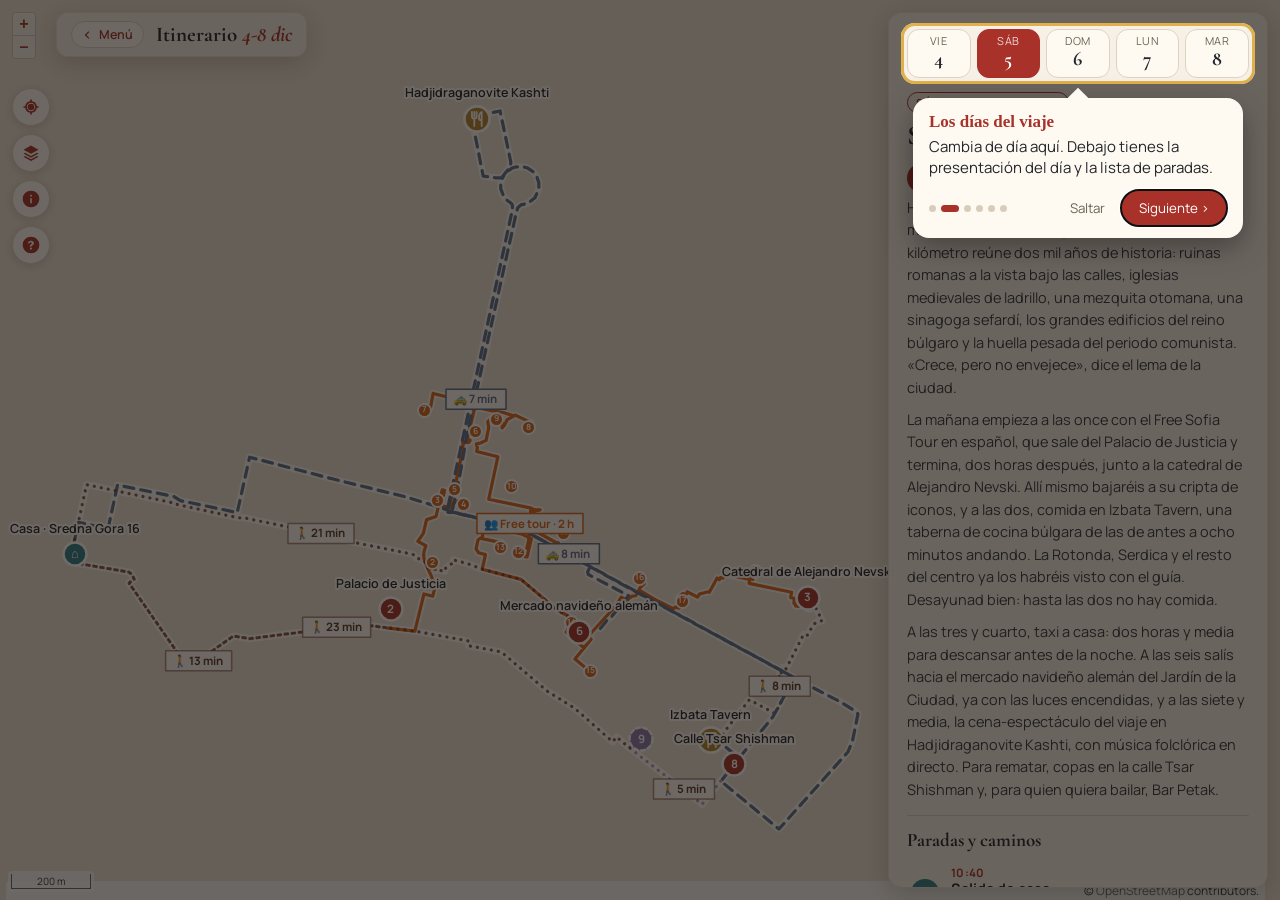
<file: itinerario/index.html>
<!DOCTYPE html>
<html lang="es">
<head>
  <meta charset="utf-8">
  <meta name="viewport" content="width=device-width, initial-scale=1, viewport-fit=cover">
  <meta name="theme-color" content="#a8322a">
  <meta name="description" content="El plan día a día del viaje a Sofía y Plovdiv (4-8 de diciembre), con mapa y narración de cada parada y cada camino.">
  <title>Itinerario · Sofía 4-8 dic</title>
  <link rel="preconnect" href="https://fonts.googleapis.com">
  <link rel="preconnect" href="https://fonts.gstatic.com" crossorigin>
  <link rel="stylesheet" href="https://fonts.googleapis.com/css2?family=Cormorant+Garamond:wght@600;700&family=Manrope:wght@400;600&display=swap">
  <script>
    (function () {
      var VERSION = '202611250130';
      if (location.protocol.indexOf('http') !== 0) return;
      fetch('../version.txt', { cache: 'no-store' }).then(function (r) { return r.ok ? r.text() : ''; }).then(function (v) {
        v = (v || '').trim();
        if (v && v !== VERSION && sessionStorage.getItem('recargado') !== v) {
          try { sessionStorage.setItem('recargado', v); } catch (e) {}
          location.replace(location.pathname + '?v=' + v + location.hash);
        }
      }).catch(function () {});
    })();
  </script>
  <link rel="stylesheet" href="../comun/lib/ol/ol.css">
  <script src="../comun/lib/ol/ol.js"></script>
  <script>
    if (!window.ol) document.write('<script src="https://cdn.jsdelivr.net/npm/ol@10.5.0/dist/ol.js"><\/script>');
  </script>
  <link rel="stylesheet" href="../comun/comun.css?v=202611250855">
  <link rel="stylesheet" href="../explora/css/explora.css?v=202611250855">
  <link rel="stylesheet" href="css/itinerario.css?v=202611250855">
</head>
<body>
  <div id="mapa"></div>

  <header class="cabecera">
    <h1>Itinerario <span>4-8 dic</span></h1>
  </header>

  <div class="botones-mapa">
    <button id="gps" class="redondo" title="Mi posición" aria-label="Mi posición"></button>
    <button id="capa" class="redondo" aria-label="Cambiar mapa base"></button>
  </div>

  <aside class="panel" id="panel">
    <div class="tirador" id="tirador" aria-hidden="true"></div>
    <div class="panel-cuerpo" id="cuerpo">
      <!-- Un día: pestañas, presentación narrada y lista de paradas y caminos -->
      <section id="vista-dia">
        <nav class="dias" id="dias" aria-label="Días del viaje"></nav>
        <span class="categoria" id="d-fecha"></span>
        <h2 id="d-lema"></h2>
        <div class="zona" id="zona" hidden>
          <button data-zona="sofia">Ver Sofía</button><button data-zona="plovdiv">Ver Plovdiv</button>
        </div>
        <button id="d-narrar" class="narrador" disabled></button>
        <div class="historia" id="d-intro"></div>
        <button class="leer-mas" id="leer-mas">Leer la presentación completa</button>
        <h3 class="pasos-tit">Paradas y caminos</h3>
        <ul class="pasos" id="pasos"></ul>
        <p class="nota-fuentes">Horarios y precios orientativos: pueden variar. Los lugares que marques como visitados aparecen también en Explora Sofía.</p>
      </section>
      <!-- Una parada o un camino -->
      <section id="vista-paso" hidden>
        <div class="ruta-barra">
          <button class="volver-lista" id="volver-dia">
            <svg viewBox="0 0 24 24" aria-hidden="true"><path fill="currentColor" d="M14.5 5.5 8 12l6.5 6.5 1.5-1.5-5-5 5-5z"/></svg>El día
          </button>
          <button class="cerrar-ruta" id="cerrar-paso" title="Volver al día" aria-label="Cerrar">
            <svg viewBox="0 0 24 24" aria-hidden="true"><path fill="currentColor" d="M18.3 5.7 12 12l6.3 6.3-1.4 1.4L10.6 13.4 4.3 19.7 2.9 18.3 9.2 12 2.9 5.7 4.3 4.3l6.3 6.3 6.3-6.3z"/></svg>
          </button>
          <div class="nav-pasos">
            <button class="paso-flecha" id="p-ant"><svg viewBox="0 0 24 24" aria-hidden="true"><path fill="currentColor" d="M14.5 5.5 8 12l6.5 6.5 1.5-1.5-5-5 5-5z"/></svg>Anterior</button>
            <span class="paso-cuenta" id="p-cuenta"></span>
            <button class="paso-flecha sig" id="p-sig">Siguiente<svg viewBox="0 0 24 24" aria-hidden="true"><path fill="currentColor" d="M9.5 5.5 16 12l-6.5 6.5L8 17l5-5-5-5z"/></svg></button>
          </div>
        </div>
        <span class="categoria" id="p-tipo"></span>
        <h2 id="p-titulo"></h2>
        <div class="fila-escuchar" id="p-fila" hidden>
          <div class="ruta-cifras" id="p-cifras"><strong id="p-min"></strong><span id="p-dist"></span></div>
        </div>
        <p class="sub" id="p-sub"></p>
        <div class="marcas-ficha" id="p-marcas" hidden></div>
        <p class="aviso-paso" id="p-aviso" hidden></p>
        <a class="btn-pedir" id="p-pedir" hidden><span aria-hidden="true">🍽</span> Qué pedir · Comer en Sofía</a><a class="btn-pedir btn-explora" id="p-explora" hidden><span aria-hidden="true">📍</span> Ficha en Explora Sofía</a>
        <p class="precio-paso" id="p-precio" hidden></p>
        <p class="alternativa" id="p-alt" hidden></p>
        <p class="calle-paso" id="p-calle" hidden></p>
        <div class="acciones-ficha">
          <button id="p-narrar" class="narrador" disabled></button>
          <button id="p-visitado" class="btn-visitado" aria-pressed="false" hidden></button>
        </div>
        <ul class="datos-paso" id="p-datos" hidden></ul>
        <div class="tour-paradas" id="p-tour" hidden></div>
        <div class="historia ruta-texto" id="p-texto"></div>
        <div class="acciones-rest" id="p-ir"></div>
      </section>
    </div>
  </aside>

  <script src="../comun/comun.js?v=202611250855"></script>
  <script src="js/itinerario.js?v=202611250855"></script>
</body>
</html>
</file>
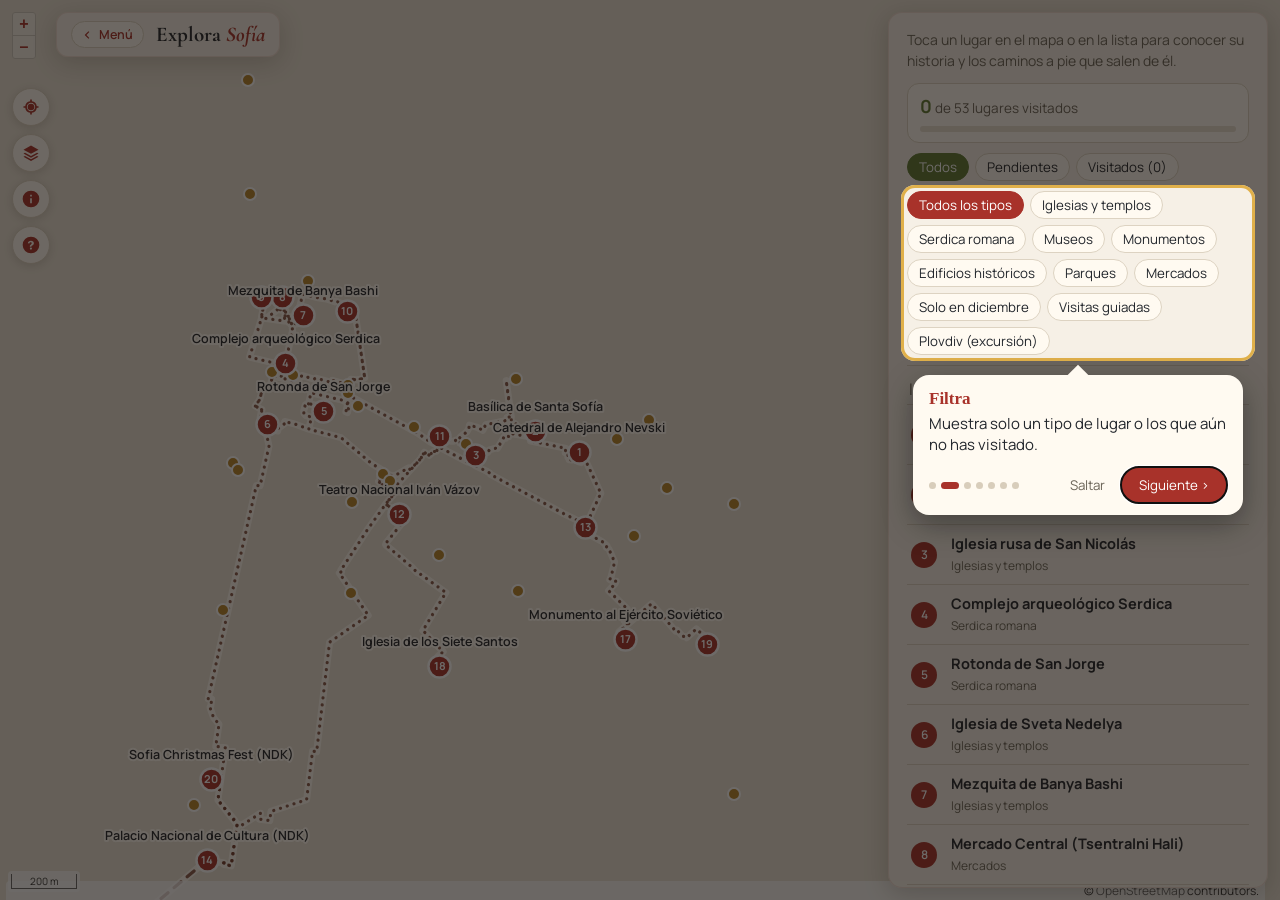
<file: viajando/index.html>
<!DOCTYPE html>
<html lang="es">
<head>
  <meta charset="utf-8">
  <title>Explora Sofía</title>
  <meta name="robots" content="noindex">
  <script>location.replace('../explora/' + location.search + location.hash);</script>
  <meta http-equiv="refresh" content="0; url=../explora/">
</head>
<body><p>«Viajando por Sofía» ahora se llama <a href="../explora/">Explora Sofía</a>.</p></body>
</html>
</file>
<file: comun/lib/ol/ol.css>
:root,
:host {
  --ol-background-color: white;
  --ol-accent-background-color: #F5F5F5;
  --ol-subtle-background-color: rgba(128, 128, 128, 0.25);
  --ol-partial-background-color: rgba(255, 255, 255, 0.75);
  --ol-foreground-color: #333333;
  --ol-subtle-foreground-color: #666666;
  --ol-brand-color: #00AAFF;
}

.ol-box {
  box-sizing: border-box;
  border-radius: 2px;
  border: 1.5px solid var(--ol-background-color);
  background-color: var(--ol-partial-background-color);
}

.ol-mouse-position {
  top: 8px;
  right: 8px;
  position: absolute;
}

.ol-scale-line {
  background: var(--ol-partial-background-color);
  border-radius: 4px;
  bottom: 8px;
  left: 8px;
  padding: 2px;
  position: absolute;
}

.ol-scale-line-inner {
  border: 1px solid var(--ol-subtle-foreground-color);
  border-top: none;
  color: var(--ol-foreground-color);
  font-size: 10px;
  text-align: center;
  margin: 1px;
  will-change: contents, width;
  transition: all 0.25s;
}

.ol-scale-bar {
  position: absolute;
  bottom: 8px;
  left: 8px;
}

.ol-scale-bar-inner {
  display: flex;
}

.ol-scale-step-marker {
  width: 1px;
  height: 15px;
  background-color: var(--ol-foreground-color);
  float: right;
  z-index: 10;
}

.ol-scale-step-text {
  position: absolute;
  bottom: -5px;
  font-size: 10px;
  z-index: 11;
  color: var(--ol-foreground-color);
  text-shadow: -1.5px 0 var(--ol-partial-background-color), 0 1.5px var(--ol-partial-background-color), 1.5px 0 var(--ol-partial-background-color), 0 -1.5px var(--ol-partial-background-color);
}

.ol-scale-text {
  position: absolute;
  font-size: 12px;
  text-align: center;
  bottom: 25px;
  color: var(--ol-foreground-color);
  text-shadow: -1.5px 0 var(--ol-partial-background-color), 0 1.5px var(--ol-partial-background-color), 1.5px 0 var(--ol-partial-background-color), 0 -1.5px var(--ol-partial-background-color);
}

.ol-scale-singlebar {
  position: relative;
  height: 10px;
  z-index: 9;
  box-sizing: border-box;
  border: 1px solid var(--ol-foreground-color);
}

.ol-scale-singlebar-even {
  background-color: var(--ol-subtle-foreground-color);
}

.ol-scale-singlebar-odd {
  background-color: var(--ol-background-color);
}

.ol-unsupported {
  display: none;
}

.ol-viewport,
.ol-unselectable {
  -webkit-touch-callout: none;
  -webkit-user-select: none;
  -moz-user-select: none;
  user-select: none;
  -webkit-tap-highlight-color: transparent;
}

.ol-viewport canvas {
  all: unset;
  overflow: hidden;
}

.ol-viewport {
  touch-action: pan-x pan-y;
}

.ol-selectable {
  -webkit-touch-callout: default;
  -webkit-user-select: text;
  -moz-user-select: text;
  user-select: text;
}

.ol-grabbing {
  cursor: -webkit-grabbing;
  cursor: -moz-grabbing;
  cursor: grabbing;
}

.ol-grab {
  cursor: move;
  cursor: -webkit-grab;
  cursor: -moz-grab;
  cursor: grab;
}

.ol-control {
  position: absolute;
  background-color: var(--ol-subtle-background-color);
  border-radius: 4px;
}

.ol-zoom {
  top: .5em;
  left: .5em;
}

.ol-rotate {
  top: .5em;
  right: .5em;
  transition: opacity .25s linear, visibility 0s linear;
}

.ol-rotate.ol-hidden {
  opacity: 0;
  visibility: hidden;
  transition: opacity .25s linear, visibility 0s linear .25s;
}

.ol-zoom-extent {
  top: 4.643em;
  left: .5em;
}

.ol-full-screen {
  right: .5em;
  top: .5em;
}

.ol-control button {
  display: block;
  margin: 1px;
  padding: 0;
  color: var(--ol-subtle-foreground-color);
  font-weight: bold;
  text-decoration: none;
  font-size: inherit;
  text-align: center;
  height: 1.375em;
  width: 1.375em;
  line-height: .4em;
  background-color: var(--ol-background-color);
  border: none;
  border-radius: 2px;
}

.ol-control button::-moz-focus-inner {
  border: none;
  padding: 0;
}

.ol-zoom-extent button {
  line-height: 1.4em;
}

.ol-compass {
  display: block;
  font-weight: normal;
  will-change: transform;
}

.ol-touch .ol-control button {
  font-size: 1.5em;
}

.ol-touch .ol-zoom-extent {
  top: 5.5em;
}

.ol-control button:hover,
.ol-control button:focus {
  text-decoration: none;
  outline: 1px solid var(--ol-subtle-foreground-color);
  color: var(--ol-foreground-color);
}

.ol-zoom .ol-zoom-in {
  border-radius: 2px 2px 0 0;
}

.ol-zoom .ol-zoom-out {
  border-radius: 0 0 2px 2px;
}

.ol-attribution {
  text-align: right;
  bottom: .5em;
  right: .5em;
  max-width: calc(100% - 1.3em);
  display: flex;
  flex-flow: row-reverse;
  align-items: center;
}

.ol-attribution a {
  color: var(--ol-subtle-foreground-color);
  text-decoration: none;
}

.ol-attribution ul {
  margin: 0;
  padding: 1px .5em;
  color: var(--ol-foreground-color);
  text-shadow: 0 0 2px var(--ol-background-color);
  font-size: 12px;
}

.ol-attribution li {
  display: inline;
  list-style: none;
}

.ol-attribution li:not(:last-child):after {
  content: " ";
}

.ol-attribution img {
  max-height: 2em;
  max-width: inherit;
  vertical-align: middle;
}

.ol-attribution button {
  flex-shrink: 0;
}

.ol-attribution.ol-collapsed ul {
  display: none;
}

.ol-attribution:not(.ol-collapsed) {
  background: var(--ol-partial-background-color);
}

.ol-attribution.ol-uncollapsible {
  bottom: 0;
  right: 0;
  border-radius: 4px 0 0;
}

.ol-attribution.ol-uncollapsible img {
  margin-top: -.2em;
  max-height: 1.6em;
}

.ol-attribution.ol-uncollapsible button {
  display: none;
}

.ol-zoomslider {
  top: 4.5em;
  left: .5em;
  height: 200px;
}

.ol-zoomslider button {
  position: relative;
  height: 10px;
}

.ol-touch .ol-zoomslider {
  top: 5.5em;
}

.ol-overviewmap {
  left: 0.5em;
  bottom: 0.5em;
}

.ol-overviewmap.ol-uncollapsible {
  bottom: 0;
  left: 0;
  border-radius: 0 4px 0 0;
}

.ol-overviewmap .ol-overviewmap-map,
.ol-overviewmap button {
  display: block;
}

.ol-overviewmap .ol-overviewmap-map {
  border: 1px solid var(--ol-subtle-foreground-color);
  height: 150px;
  width: 150px;
}

.ol-overviewmap:not(.ol-collapsed) button {
  bottom: 0;
  left: 0;
  position: absolute;
}

.ol-overviewmap.ol-collapsed .ol-overviewmap-map,
.ol-overviewmap.ol-uncollapsible button {
  display: none;
}

.ol-overviewmap:not(.ol-collapsed) {
  background: var(--ol-subtle-background-color);
}

.ol-overviewmap-box {
  border: 1.5px dotted var(--ol-subtle-foreground-color);
}

.ol-overviewmap .ol-overviewmap-box:hover {
  cursor: move;
}

.ol-overviewmap .ol-viewport:hover {
  cursor: pointer;
}
</file>
<file: comun/comun.css>
/* Recursos comunes de las apps de Sofía: enlace al portal y botón del narrador */
[hidden] { display: none !important; }
.portal-volver {
  display: inline-flex; align-items: center; gap: 5px; text-decoration: none; white-space: nowrap;
  font: 600 12.5px "Manrope", "Segoe UI", system-ui, sans-serif; color: #a8322a;
  border: 1px solid #ddd3c2; background: #fffaf1; border-radius: 16px; padding: 4px 10px 4px 8px;
}
.portal-volver:hover { border-color: #a8322a; }
.portal-volver svg { width: 14px; height: 14px; }

.narrador {
  display: inline-flex; align-items: center; gap: 7px; margin: 8px 0 4px; cursor: pointer;
  font: 600 13px "Manrope", "Segoe UI", system-ui, sans-serif; color: #fff; background: #a8322a;
  border: 0; border-radius: 18px; padding: 6px 14px 6px 10px;
}
.narrador svg { width: 16px; height: 16px; flex: none; }
.narrador.sonando { background: #22262c; }
.narrador:disabled { cursor: default; background: transparent; color: #8a8174; border: 1px dashed #c9bfae; }
.narrador .barra { width: 60px; height: 3px; background: rgba(255,255,255,.35); border-radius: 2px; overflow: hidden; display: none; }
.narrador.sonando .barra { display: inline-block; }
.narrador .barra i { display: block; height: 100%; width: 0; background: #fff; }

/* Botones redondos comunes (mapa base y posición) para los visores que no los traen de serie */
.sofia-botones { position: absolute; top: 88px; left: 12px; display: grid; gap: 8px; z-index: 5; }
.sofia-redondo { width: 38px; height: 38px; border-radius: 50%; border: 1px solid #ddd3c2; background: #fffaf1; color: #a8322a;
  cursor: pointer; display: grid; place-items: center; box-shadow: 0 2px 8px rgba(40, 30, 20, .15); padding: 0; }
.sofia-redondo svg { width: 20px; height: 20px; }
.sofia-redondo.activo { background: #2f7f86; color: #fff; border-color: #2f7f86; }
.sofia-redondo.buscando { animation: sofia-latido 1.2s infinite; }
@keyframes sofia-latido { 50% { box-shadow: 0 0 0 6px rgba(47, 127, 134, .25); } }
@media (max-width: 760px) { .sofia-botones { top: calc(84px + env(safe-area-inset-top)); left: 8px; } }
.aviso { position: fixed; left: 50%; bottom: 24px; transform: translateX(-50%); background: #22262c; color: #fff; padding: 9px 16px; border-radius: 10px; font: 13.5px "Manrope", "Segoe UI", sans-serif; z-index: 99; max-width: 90%; box-shadow: 0 6px 20px rgba(0,0,0,.25); }

/* Aviso de primera visita sobre el mapa */
.pista-mapa { position: fixed; z-index: 40; left: 50%; top: 76px; transform: translateX(-50%); width: min(92vw, 420px);
  display: grid; grid-template-columns: auto 1fr auto; gap: 10px; align-items: center; background: #22262c; color: #fff;
  padding: 11px 12px 11px 14px; border-radius: 14px; box-shadow: 0 10px 30px rgba(0,0,0,.3);
  font: 600 14px/1.35 "Manrope", "Segoe UI", sans-serif; animation: pista-entra .4s ease-out; transition: opacity .3s, transform .3s; }
.pista-mapa .dedo { font-size: 24px; animation: pista-toca 1.4s ease-in-out infinite; }
.pista-mapa button { border: 0; background: rgba(255,255,255,.15); color: #fff; width: 30px; height: 30px; border-radius: 50%; font-size: 14px; cursor: pointer; }
.pista-mapa.fuera { opacity: 0; transform: translate(-50%, -10px); }
@keyframes pista-entra { from { opacity: 0; transform: translate(-50%, -12px); } }
@keyframes pista-toca { 50% { transform: translateY(5px) scale(.92); } }
@media (max-width: 760px) { .pista-mapa { top: auto; bottom: calc(50dvh + 14px); } }
@media (min-width: 761px) { .pista-mapa { left: calc(50% - 200px); } }
/* Leyenda «Cómo se usa» */
.leyenda-caja { position: fixed; z-index: 45; left: 12px; top: 76px; width: min(86vw, 330px); max-height: 70vh; overflow: auto;
  background: #fffaf1; border: 1px solid #ddd3c2; border-radius: 14px; box-shadow: 0 10px 30px rgba(40,30,20,.25);
  padding: 12px 14px; font: 13.5px/1.45 "Manrope", "Segoe UI", sans-serif; color: #22262c; }
.leyenda-caja h3 { margin: 0 0 8px; font: 700 19px "Cormorant Garamond", Georgia, serif; }
.leyenda-caja ul { list-style: none; margin: 0; padding: 0; display: grid; gap: 7px; }
.leyenda-caja li { display: grid; grid-template-columns: 44px 1fr; gap: 8px; align-items: center; }
.leyenda-caja .sim { display: grid; place-items: center; height: 24px; }
.leyenda-caja p { margin: 8px 0 0; color: #6b6458; font-size: 12.5px; }
.cerrar-leyenda { position: absolute; right: 8px; top: 8px; border: 1px solid #ddd3c2; background: #fff; width: 30px; height: 30px; border-radius: 50%; cursor: pointer; }
/* Etiqueta al pasar el ratón */
.etiqueta-flotante { position: absolute; z-index: 30; pointer-events: none; background: #22262c; color: #fff; padding: 4px 9px; border-radius: 8px;
  font: 600 12.5px "Manrope", "Segoe UI", sans-serif; white-space: nowrap; box-shadow: 0 4px 12px rgba(0,0,0,.25); }
/* Botón «Ver lista» con el panel plegado (móvil) */
.ver-lista { position: fixed; z-index: 35; left: 50%; transform: translateX(-50%); bottom: calc(132px + env(safe-area-inset-bottom));
  display: inline-flex; align-items: center; gap: 6px; border: 0; background: #a8322a; color: #fff; border-radius: 22px; padding: 10px 18px;
  font: 700 14px "Manrope", "Segoe UI", sans-serif; box-shadow: 0 6px 18px rgba(0,0,0,.25); cursor: pointer; }
.ver-lista svg { width: 18px; height: 18px; }
@media (min-width: 761px) { .ver-lista { display: none !important; } }

/* ---------- Saltos entre apps ---------- */
body { transition: opacity .22s ease, transform .22s ease; }
body.sofia-saliendo { opacity: 0; transform: scale(.98); }
.sofia-cortinilla { position: fixed; inset: 0; z-index: 3000; display: grid; place-items: center; color: #fff; cursor: pointer;
  animation: sc-entra .35s ease both; transition: opacity .45s ease, transform .45s ease; }
.sofia-cortinilla.fuera { opacity: 0; transform: scale(1.04); pointer-events: none; }
.sofia-cortinilla .sc-caja { display: flex; flex-direction: column; align-items: center; gap: 6px; text-align: center; padding: 24px; animation: sc-sube .5s .05s ease both; }
.sofia-cortinilla .sc-ico { width: 84px; height: 84px; border-radius: 50%; display: grid; place-items: center; background: rgba(255,255,255,.16); border: 2px solid rgba(255,255,255,.55); margin-bottom: 8px; }
.sofia-cortinilla strong { font: 700 30px "Playfair Display", Georgia, serif; letter-spacing: .2px; }
.sofia-cortinilla .sc-lema { font-size: 15px; opacity: .9; }
.sofia-cortinilla small { margin-top: 14px; font-size: 12.5px; opacity: .75; text-transform: uppercase; letter-spacing: 1px; }
@keyframes sc-entra { from { opacity: 0; } to { opacity: 1; } }
@keyframes sc-sube { from { opacity: 0; transform: translateY(14px); } to { opacity: 1; transform: none; } }

.sofia-volver-app { position: fixed; z-index: 1500; left: 50%; top: calc(env(safe-area-inset-top, 0px) + 70px); transform: translate(-50%, -12px); opacity: 0;
  display: flex; align-items: center; background: var(--app, #a8322a); color: #fff; border-radius: 999px; box-shadow: 0 4px 14px rgba(0,0,0,.25);
  transition: opacity .3s ease, transform .3s ease; max-width: calc(100vw - 24px); }
.sofia-volver-app.visible { opacity: 1; transform: translate(-50%, 0); }
.sofia-volver-app.fuera { opacity: 0; transform: translate(-50%, -12px); }
.sofia-volver-app a { display: flex; align-items: center; gap: 8px; color: #fff; text-decoration: none; padding: 8px 6px 8px 8px; font-size: 14px; white-space: nowrap; }
.sofia-volver-app a::before { content: '‹'; font-size: 22px; line-height: 0; margin: 0 -2px 2px 4px; }
.sofia-volver-app .sv-ico { width: 26px; height: 26px; border-radius: 50%; display: grid; place-items: center; background: rgba(255,255,255,.2); }
.sofia-volver-app .sv-txt b { font-weight: 700; }
.sofia-volver-app button { border: 0; background: rgba(255,255,255,.18); color: #fff; width: 26px; height: 26px; border-radius: 50%; margin: 0 6px 0 2px; font-size: 12px; cursor: pointer; }
@media (prefers-reduced-motion: reduce) { body, .sofia-cortinilla, .sofia-cortinilla .sc-caja, .sofia-volver-app { animation: none !important; transition: none !important; } }
.chip-itin { display: inline-flex; align-items: center; gap: 6px; margin: 0 6px 8px 0; padding: 5px 11px; border-radius: 999px;
  background: rgba(168,50,42,.09); border: 1px solid rgba(168,50,42,.35); color: #a8322a; font-size: 13px; font-weight: 700; text-decoration: none; }
.chip-itin:active { background: rgba(168,50,42,.18); }
.chips-itin[hidden] { display: none; }

/* ---------- Demo guiada ---------- */
.sofia-demo { position: fixed; inset: 0; z-index: 2800; transition: opacity .25s; }
.sofia-demo.fuera { opacity: 0; pointer-events: none; }
.sofia-demo .sd-foco { position: fixed; border-radius: 14px; box-shadow: 0 0 0 9999px rgba(20, 16, 12, .62), 0 0 0 3px #e0b04a inset;
  transition: left .35s ease, top .35s ease, width .35s ease, height .35s ease, border-radius .35s; pointer-events: none; }
.sofia-demo .sd-bocadillo { position: fixed; background: #fffaf1; color: #22262c; border-radius: 16px; padding: 14px 16px 12px; box-shadow: 0 10px 30px rgba(0,0,0,.35);
  transition: top .35s ease, left .35s ease, opacity .2s; font-size: 15px; line-height: 1.4; }
.sofia-demo.cambiando .sd-bocadillo { opacity: 0; }
.sofia-demo .sd-tit { display: block; font: 700 17px "Playfair Display", Georgia, serif; color: #a8322a; margin-bottom: 4px; }
.sofia-demo .sd-tit:empty { display: none; }
.sofia-demo .sd-txt { margin: 0 0 12px; }
.sofia-demo .sd-pie { display: flex; align-items: center; gap: 8px; }
.sofia-demo .sd-puntos { flex: 1; display: flex; gap: 5px; }
.sofia-demo .sd-puntos i { width: 7px; height: 7px; border-radius: 50%; background: #d8cdbb; }
.sofia-demo .sd-puntos i.on { background: #a8322a; width: 18px; border-radius: 4px; }
.sofia-demo .sd-saltar { border: 0; background: none; color: #6b6458; font: 600 14px inherit; font-family: inherit; padding: 8px; cursor: pointer; }
.sofia-demo .sd-sig { border: 0; background: #a8322a; color: #fff; border-radius: 999px; padding: 9px 18px; font: 700 14px inherit; font-family: inherit; cursor: pointer; }
.sofia-demo .sd-flecha { position: absolute; width: 16px; height: 16px; background: #fffaf1; transform: translateX(-50%) rotate(45deg); }
.sofia-demo .sd-flecha.arriba { top: -7px; }
.sofia-demo .sd-flecha.abajo { bottom: -7px; }
.sofia-demo .sd-flecha[hidden] { display: none; }
@media (prefers-reduced-motion: reduce) { .sofia-demo .sd-foco, .sofia-demo .sd-bocadillo { transition: none; } }
</file>
<file: aterrizando/css/aterrizando.css>
/* Aterrizando en Sofía · página de llegada con el estilo de papel del portal */
:root { --papel: #f6f1e7; --tinta: #22262c; --suave: #6b6458; --carmesi: #a8322a; --oro: #b8862b; --turquesa: #2f7f86; --linea: #ddd3c2; --visitado: #5f7a34; }
* { box-sizing: border-box; }
body { margin: 0; background: #ece5d6; color: var(--tinta); font: 15px/1.5 "Manrope", "Segoe UI", system-ui, sans-serif; }
.cab { background: linear-gradient(160deg, #22262c 0%, #3b2f2a 60%, #7a1f19 140%); color: #fff; padding: 22px 18px 30px; }
.cab-in, main { max-width: 860px; margin: 0 auto; }
.cab h1 { font: 700 40px/1.05 "Cormorant Garamond", Georgia, serif; margin: 14px 0 6px; }
.cab h1 span { font-style: italic; color: #f0c28a; }
.cab .lema { margin: 0; color: rgba(255,255,255,.82); max-width: 560px; }
.cuenta { display: inline-block; margin: 12px 0 0; background: rgba(255,255,255,.12); border: 1px solid rgba(255,255,255,.25); border-radius: 16px; padding: 4px 12px; font-weight: 700; font-size: 13.5px; }
main { padding: 0 12px 40px; margin-top: -16px; }
.tarjeta { background: var(--papel); border: 1px solid rgba(168,50,42,.12); border-radius: 16px; box-shadow: 0 6px 24px rgba(40,30,20,.12); padding: 18px 18px 16px; margin-bottom: 14px; }
.tarjeta h2 { font: 700 26px/1.1 "Cormorant Garamond", Georgia, serif; margin: 0 0 12px; }
.tarjeta.destacada { border-color: rgba(168,50,42,.35); }
.nota { color: var(--suave); font-size: 13px; margin: 8px 0 0; }
.boton { display: inline-flex; align-items: center; background: var(--carmesi); color: #fff; text-decoration: none; border-radius: 18px; padding: 7px 15px; font-weight: 700; font-size: 13.5px; margin-top: 6px; }
.boton.secundario { background: transparent; color: var(--carmesi); box-shadow: inset 0 0 0 1.5px var(--carmesi); }
.vuelos { display: grid; grid-template-columns: repeat(auto-fit, minmax(260px, 1fr)); gap: 12px; }
.vuelo { background: #fffaf1; border: 1px solid var(--linea); border-radius: 12px; padding: 12px 14px; }
.etq { display: inline-block; font-size: 11px; font-weight: 700; text-transform: uppercase; letter-spacing: .7px; color: var(--carmesi); }
.horas { display: grid; grid-template-columns: 1fr auto 1fr; align-items: center; gap: 8px; margin: 6px 0; }
.horas b { display: block; font: 700 28px "Cormorant Garamond", Georgia, serif; }
.horas small { color: var(--suave); font-size: 12px; line-height: 1.3; display: block; }
.horas div:last-child { text-align: right; }
.avion { color: var(--oro); font-size: 20px; }
.codigo { margin: 0; font-weight: 700; }
.recomendacion { background: rgba(168,50,42,.07); border-left: 3px solid var(--carmesi); padding: 9px 12px; border-radius: 0 10px 10px 0; margin: 0 0 12px; }
.opciones { display: grid; grid-template-columns: repeat(auto-fit, minmax(230px, 1fr)); gap: 10px; }
.opcion { background: #fffaf1; border: 1px solid var(--linea); border-radius: 12px; padding: 12px 14px; position: relative; }
.opcion.recomendada { border-color: var(--carmesi); box-shadow: 0 0 0 2px rgba(168,50,42,.12); }
.opcion h3 { margin: 2px 0 2px; font-size: 16px; }
.opcion .cifras { margin: 0 0 6px; color: var(--suave); font-size: 13.5px; }
.opcion .cifras b { color: var(--turquesa); }
.opcion ul { margin: 0 0 6px; padding-left: 18px; font-size: 13.5px; }
.direccion { font-weight: 700; margin: 0 0 8px; }
.datos-casa { display: grid; grid-template-columns: max-content 1fr; gap: 4px 14px; margin: 0 0 8px; font-size: 14px; }
.datos-casa dt { color: var(--suave); font-weight: 700; }
.datos-casa dd { margin: 0; }
.filtros { display: flex; flex-wrap: wrap; gap: 6px; margin-bottom: 10px; }
.filtros button { border: 1px solid var(--linea); background: #fffaf1; border-radius: 14px; padding: 4px 11px; font: 600 12.5px inherit; font-family: inherit; cursor: pointer; color: var(--tinta); }
.filtros button { display: inline-flex; align-items: center; gap: 5px; }
.filtros button svg { flex: none; margin-left: -5px; }
.filtros button.activo { background: var(--carmesi); color: #fff; border-color: var(--carmesi); }
.mapa-caja { position: relative; height: 340px; border-radius: 12px; overflow: hidden; border: 1px solid var(--linea); }
#mapa { position: absolute; inset: 0; background: #e9e2d4; }
.mapa-caja .sofia-botones { top: 76px; left: 8px; }
.mapa-caja .ol-zoom { top: 8px; left: 8px; }
.servicios { list-style: none; margin: 10px 0 0; padding: 0; max-height: 360px; overflow-y: auto; }
.servicios li { display: grid; grid-template-columns: 28px 1fr auto; gap: 10px; align-items: center; padding: 8px 4px; border-top: 1px solid var(--linea); cursor: pointer; }
.servicios li.sel { background: rgba(184,134,43,.12); }
.servicios .ico { width: 28px; height: 28px; display: grid; place-items: center; }
.servicios .ico svg { display: block; }
.servicios b { display: block; font-size: 14px; }
.servicios small { color: var(--suave); font-size: 12px; }
.servicios .lado { text-align: right; font-size: 12px; }
.servicios .dist { display: block; color: var(--turquesa); font-weight: 700; white-space: nowrap; }
.servicios a { color: var(--carmesi); font-weight: 700; text-decoration: none; }
.dias-tiempo { list-style: none; margin: 0; padding: 0; display: flex; flex-direction: column; gap: 8px; }
.dia-t { display: grid; grid-template-columns: 68px 1fr 80px; align-items: center; gap: 8px; background: #fffaf1; border: 1px solid var(--linea); border-radius: 12px; padding: 10px 12px; }
.dia-t .fecha { display: flex; flex-direction: column; line-height: 1.15; }
.dia-t .dn { font-weight: 700; font-size: 14px; }
.dia-t .fecha b { font-weight: 500; font-size: 13px; color: var(--suave); }
.dia-t .cielo { display: flex; align-items: center; gap: 8px; min-width: 0; }
.dia-t .cielo .ico { font-size: 28px; line-height: 1; flex: none; }
.dia-t .cielo div { display: flex; flex-direction: column; min-width: 0; }
.dia-t .txt { font-weight: 700; font-size: 14px; }
.dia-t .lluvia { font-size: 12.5px; color: var(--turquesa); }
.dia-t .temps { display: grid; grid-template-columns: auto 1fr; grid-template-areas: "max max" "barra barra" "min min"; gap: 3px; text-align: right; }
.dia-t .t-max { grid-area: max; font-weight: 700; font-size: 16px; color: var(--carmesi); }
.dia-t .t-min { grid-area: min; font-weight: 700; font-size: 14px; color: #2f5d7c; }
.dia-t .temps small { font-weight: 500; font-size: 11.5px; color: var(--suave); }
.dia-t .barra-t { grid-area: barra; position: relative; height: 5px; border-radius: 3px; background: #ece4d6; }
.dia-t .barra-t i { position: absolute; top: 0; bottom: 0; border-radius: 3px; background: linear-gradient(90deg, #2f5d7c, #a8322a); }
@media (max-width: 380px) { .dia-t { grid-template-columns: 62px 1fr 72px; gap: 6px; padding: 9px 10px; } .dia-t .cielo .ico { font-size: 24px; } }
.consejos { margin: 0; padding-left: 18px; }
.consejos li { margin: 4px 0; }
.cab-nav .portal-volver { background: rgba(255,255,255,.1); color: #fff; border-color: rgba(255,255,255,.3); }
@media (max-width: 600px) { .cab h1 { font-size: 32px; } .tarjeta { padding: 15px 13px; } .datos-casa { grid-template-columns: 1fr; } .datos-casa dd { margin-bottom: 6px; } }

/* Tarjetas plegables: cerradas muestran un resumen; al tocarlas se despliegan */
details.tarjeta { padding: 0; overflow: hidden; }
details.tarjeta > summary { list-style: none; cursor: pointer; display: grid; grid-template-columns: 40px 1fr 28px; gap: 10px; align-items: center;
  padding: 14px 14px 14px 12px; -webkit-tap-highlight-color: transparent; }
details.tarjeta > summary::-webkit-details-marker { display: none; }
details.tarjeta > summary:active { background: rgba(168,50,42,.05); }
.ico-tarjeta { width: 40px; height: 40px; border-radius: 12px; display: grid; place-items: center; font-size: 20px; background: #fffaf1; border: 1px solid var(--linea); }
.cab-tarjeta h2 { margin: 0; font-size: 22px; line-height: 1.1; }
.cab-tarjeta small { display: block; color: var(--suave); font-size: 13px; line-height: 1.35; margin-top: 3px; }
.flecha-tarjeta { width: 28px; height: 28px; border-radius: 50%; border: 1.5px solid var(--carmesi); position: relative; transition: transform .25s; }
.flecha-tarjeta::after { content: ''; position: absolute; left: 8px; top: 7px; width: 8px; height: 8px; border-right: 2px solid var(--carmesi); border-bottom: 2px solid var(--carmesi); transform: rotate(45deg); }
details[open] > summary .flecha-tarjeta { transform: rotate(180deg); background: rgba(168,50,42,.08); }
details.tarjeta > .contenido { padding: 0 16px 16px; animation: desplegar .25s ease-out; }
details[open] > summary { border-bottom: 1px solid var(--linea); margin-bottom: 12px; }
@keyframes desplegar { from { opacity: 0; transform: translateY(-6px); } }
.toca { margin: 8px 0 0; color: rgba(255,255,255,.7); font-size: 13px; }
main { margin-top: -14px; }
details.tarjeta { margin-bottom: 10px; }
@media (max-width: 600px) { details.tarjeta > summary { padding: 13px 10px; } .cab-tarjeta h2 { font-size: 20px; } details.tarjeta > .contenido { padding: 0 12px 14px; } }
.leyenda-tiempo { margin: 0 0 8px; font-size: 12.5px; color: var(--suave); }
.dia-t .lluvia { white-space: nowrap; }

/* Gastos */
.g-dia { margin: 0 0 14px; }
.g-dia h3 { display: flex; justify-content: space-between; align-items: baseline; gap: 10px; margin: 0 0 4px; padding-bottom: 4px; border-bottom: 2px solid var(--carmesi);
  font: 700 17px "Cormorant Garamond", Georgia, serif; color: var(--carmesi); }
.g-dia .g-sub { font: 700 13.5px Manrope, system-ui, sans-serif; color: var(--tinta); white-space: nowrap; }
.g-dia ul { list-style: none; margin: 0; padding: 0; }
.g-dia li { display: flex; justify-content: space-between; align-items: baseline; gap: 12px; padding: 7px 0; border-bottom: 1px dashed var(--linea); font-size: 14px; }
.g-dia li:last-child { border-bottom: 0; }
.g-concepto { display: flex; flex-direction: column; min-width: 0; }
.g-concepto small { color: var(--suave); font-size: 12px; }
.g-precio { font-weight: 700; white-space: nowrap; font-variant-numeric: tabular-nums; }
.g-total { display: grid; grid-template-columns: 1fr auto; align-items: baseline; gap: 2px 12px; margin: 6px 0 10px; padding: 14px 16px; border-radius: 14px;
  background: var(--carmesi); color: #fff; }
.g-total span { font-weight: 700; font-size: 15px; }
.g-total strong { font: 700 22px "Cormorant Garamond", Georgia, serif; white-space: nowrap; }
.g-total small { grid-column: 1 / -1; opacity: .85; font-size: 13px; }
.g-dia:first-child { margin-top: 12px; }
.g-opcional { color: #6d5d8a; }
.g-concepto em { font-style: normal; font-size: 11px; font-weight: 700; color: #5c4d78; background: rgba(139,122,168,.16); border-radius: 999px; padding: 1px 7px; margin-left: 4px; }
</file>
<file: explora/css/explora.css>
/* Viajando por Sofía · mismo estilo que «Sofía en el tiempo»: pergamino, tinta y carmesí */
:root {
  --papel: rgba(246, 241, 231, 0.96);
  --tinta: #22262c;
  --suave: #6b6458;
  --carmesi: #a8322a;
  --oro: #b8862b;
  --turquesa: #2f7f86;
  --linea: #ddd3c2;
  font-family: "Manrope", "Segoe UI", system-ui, sans-serif;
}
* { box-sizing: border-box; }
html, body { margin: 0; height: 100%; height: 100dvh; overflow: hidden; background: #e9e2d4; color: var(--tinta); }
#mapa { position: absolute; inset: 0; background: #e9e2d4; }

.cabecera {
  position: absolute; top: 12px; left: 56px; display: flex; gap: 12px; align-items: center;
  background: var(--papel); padding: 8px 14px; border-radius: 12px;
  box-shadow: 0 6px 24px rgba(40, 30, 20, .2); border: 1px solid rgba(168, 50, 42, .12);
}
.cabecera h1 { margin: 0; font: 700 21px "Cormorant Garamond", Georgia, serif; white-space: nowrap; }
.cabecera h1 span { color: var(--carmesi); font-style: italic; }

.botones-mapa { position: absolute; top: 88px; left: 12px; display: grid; gap: 8px; }
.redondo {
  width: 38px; height: 38px; border-radius: 50%; border: 1px solid var(--linea); background: #fffaf1;
  color: var(--carmesi); cursor: pointer; display: grid; place-items: center; box-shadow: 0 2px 8px rgba(40, 30, 20, .15);
}
.redondo svg { width: 20px; height: 20px; }
.redondo.activo { background: var(--turquesa); color: #fff; border-color: var(--turquesa); }
.redondo.buscando { animation: latido 1.2s infinite; }
@keyframes latido { 50% { box-shadow: 0 0 0 6px rgba(47, 127, 134, .25); } }

/* Panel */
.panel {
  position: absolute; top: 12px; right: 12px; bottom: 12px; width: 380px;
  background: var(--papel); border-radius: 14px; box-shadow: 0 6px 24px rgba(40, 30, 20, .22);
  border: 1px solid rgba(168, 50, 42, .12); display: flex; flex-direction: column;
}
.tirador { display: none; }
.panel-cuerpo { padding: 16px 18px 18px; overflow-y: auto; -webkit-overflow-scrolling: touch; flex: 1; }
.intro { margin: 0 0 12px; color: var(--suave); font-size: 14px; line-height: 1.5; }

.filtros { display: flex; flex-wrap: wrap; gap: 6px; margin-bottom: 10px; }
.filtros button {
  border: 1px solid var(--linea); background: #fffaf1; color: var(--tinta); border-radius: 14px;
  padding: 4px 11px; font: 600 12.5px inherit; font-family: inherit; cursor: pointer;
}
.filtros button.activo { background: var(--carmesi); color: #fff; border-color: var(--carmesi); }

.lista { list-style: none; margin: 0; padding: 0; }
.lista li {
  display: grid; grid-template-columns: 30px 1fr auto; gap: 10px; align-items: center;
  padding: 9px 4px; border-top: 1px solid var(--linea); cursor: pointer;
}
.lista li:hover { background: rgba(168, 50, 42, .05); }
.num {
  width: 26px; height: 26px; border-radius: 50%; display: grid; place-items: center;
  background: var(--carmesi); color: #fff; font-size: 12px; font-weight: 600;
}
.lista b { display: block; font-size: 14.5px; }
.lista small { color: var(--suave); font-size: 12px; }
.lista .dist { font-size: 12px; color: var(--turquesa); font-weight: 600; white-space: nowrap; }

/* Ficha */
.volver-lista {
  display: inline-flex; align-items: center; gap: 4px; border: 0; background: none; color: var(--carmesi);
  font: 600 13px inherit; font-family: inherit; cursor: pointer; padding: 0; margin-bottom: 10px;
}
.volver-lista svg { width: 16px; height: 16px; }
.categoria {
  display: inline-block; font-size: 11px; font-weight: 600; text-transform: uppercase; letter-spacing: .8px;
  color: var(--carmesi); border: 1px solid currentColor; border-radius: 12px; padding: 2px 8px;
}
#vista-ficha h2 { font: 700 27px/1.1 "Cormorant Garamond", Georgia, serif; margin: 8px 0 4px; }
.distancia-yo { margin: 0 0 4px; color: var(--turquesa); font-weight: 600; font-size: 13px; }
.resumen { font-weight: 600; font-size: 15px; line-height: 1.45; margin: 6px 0; }
.historia p { margin: 0 0 10px; font-size: 14.5px; line-height: 1.55; color: #34383f; }
.leer-mas { display: none; }
#vista-ficha h3 {
  font: 700 19px "Cormorant Garamond", Georgia, serif; margin: 16px 0 6px; padding-top: 12px; border-top: 1px solid var(--linea);
}
.rutas { list-style: none; margin: 0; padding: 0; }
.rutas > li { border: 1px solid var(--linea); border-radius: 12px; margin-bottom: 8px; background: #fffaf1; overflow: hidden; }
.ruta-cab { display: grid; grid-template-columns: 1fr auto; gap: 8px; align-items: center; padding: 10px 12px; cursor: pointer; }
.ruta-cab b { font-size: 14.5px; }
.ruta-cab .t { text-align: right; font-size: 12.5px; color: var(--suave); white-space: nowrap; }
.ruta-cab .t strong { display: block; font-size: 16px; color: var(--turquesa); }
.rutas > li.activa { border-color: var(--turquesa); box-shadow: 0 0 0 2px rgba(47, 127, 134, .18); }
.ruta-det { display: none; padding: 0 12px 12px; font-size: 13.5px; line-height: 1.5; }
.rutas > li.activa .ruta-det { display: block; }
.ruta-det .nota { background: rgba(184, 134, 43, .12); border-left: 3px solid var(--oro); padding: 7px 10px; border-radius: 0 8px 8px 0; margin: 0 0 8px; }
.ruta-det ul { margin: 0 0 8px; padding-left: 18px; }
.ruta-det li { margin: 2px 0; }
.ruta-det .ir { border: 0; background: var(--carmesi); color: #fff; border-radius: 16px; padding: 6px 14px; font: 600 13px inherit; font-family: inherit; cursor: pointer; }
.sin-rutas { color: var(--suave); font-size: 13.5px; font-style: italic; }

.ol-zoom { top: 12px; left: 12px; }
.ol-zoom button { background: #f6f1e7 !important; color: var(--carmesi) !important; }
.ol-attribution { bottom: 6px; left: 6px; right: auto; }

/* Móvil: panel como hoja inferior */
@media (max-width: 760px) {
  .cabecera { left: 50px; right: 10px; top: calc(8px + env(safe-area-inset-top)); padding: 6px 10px; justify-content: space-between; }
  .cabecera h1 { font-size: 18px; }
  .ol-zoom { top: calc(8px + env(safe-area-inset-top)); left: 8px; }
  .botones-mapa { top: calc(84px + env(safe-area-inset-top)); left: 8px; }
  .panel { top: auto; left: 0; right: 0; bottom: 0; width: auto; height: 50dvh; border-radius: 18px 18px 0 0;
    transition: height .3s cubic-bezier(.2,.8,.2,1); padding-bottom: env(safe-area-inset-bottom); }
  .panel.alto { height: calc(100dvh - 62px - env(safe-area-inset-top)); }
  .panel.arrastrando { user-select: none; }
  .panel.bajo { height: 120px; }
  .tirador { display: block; position: relative; width: 52px; height: 6px; border-radius: 3px; background: #b9ad99; margin: 9px auto 3px; cursor: grab; flex: none; touch-action: none; }
  .tirador::before { content: ''; position: absolute; left: -60px; right: -60px; top: -12px; bottom: -12px; }
  .panel-cuerpo { padding: 10px 16px 16px; }
  .ol-attribution { display: none; }
  body:not(.historia-abierta) .historia:not(.ruta-texto) p:not(:first-child) { display: none; }
  body:not(.historia-abierta) .historia:not(.ruta-texto) p:first-child {
    display: -webkit-box; -webkit-box-orient: vertical; -webkit-line-clamp: 3; overflow: hidden;
  }
  .leer-mas { display: inline-block; border: 1px solid var(--linea); background: none; color: var(--carmesi);
    border-radius: 16px; padding: 5px 14px; font: 600 13px inherit; font-family: inherit; margin-bottom: 4px; }
  body.historia-abierta .leer-mas { display: none; }
}

/* Mapa de calles de OpenStreetMap con un toque cálido para casar con el papel */
.base-calles canvas { filter: sepia(.22) saturate(.8) brightness(1.02) contrast(.96); }
#mapa.satelite .base-calles canvas { filter: none; }

/* Lista de rutas en la ficha del lugar: cada una abre su propia ficha */
.rutas > li { cursor: pointer; }
.rutas > li:hover { border-color: var(--oro); }
.rutas .transporte .ruta-cab .t strong { color: #5c6f8a; font-size: 13px; }
/* Ficha de ruta */
.ruta-barra { display: flex; align-items: center; justify-content: space-between; gap: 8px; }
.cerrar-ruta { width: 34px; height: 34px; border-radius: 50%; border: 1px solid var(--linea); background: #fffaf1; color: var(--tinta); display: grid; place-items: center; cursor: pointer; flex: none; }
.cerrar-ruta:hover { background: var(--carmesi); color: #fff; border-color: var(--carmesi); }
.cerrar-ruta svg { width: 18px; height: 18px; }
.ruta-extremos { margin: 2px 0 10px; font-size: 14px; color: var(--suave); display: flex; flex-wrap: wrap; gap: 6px; align-items: center; }
.ruta-extremos .flecha { color: var(--carmesi); font-weight: 700; }
.ruta-cifras { display: flex; align-items: baseline; gap: 10px; margin-bottom: 10px; }
.ruta-cifras strong { font-size: 26px; color: var(--carmesi); font-family: "Cormorant Garamond", Georgia, serif; }
.ruta-cifras span { color: var(--suave); font-size: 14px; }
.ruta-camino { margin: 0 0 12px; padding-left: 18px; font-size: 14px; line-height: 1.5; }
.ruta-camino li { margin: 3px 0; }
.ruta-ir { display: flex; flex-wrap: wrap; gap: 8px; margin: 6px 0 14px; }
.ruta-ir .ir { border: 0; background: var(--carmesi); color: #fff; border-radius: 16px; padding: 7px 14px; font: 600 13px inherit; font-family: inherit; cursor: pointer; }
.ruta-ir .ir + .ir { background: transparent; color: var(--carmesi); box-shadow: inset 0 0 0 1.5px var(--carmesi); }

/* Lugares visitados (se guardan solo en este navegador) */
:root { --visitado: #5f7a34; }
.progreso { background: #fffaf1; border: 1px solid var(--linea); border-radius: 12px; padding: 10px 12px; margin-bottom: 10px; }
.progreso-txt { display: flex; align-items: center; justify-content: space-between; gap: 8px; font-size: 13.5px; color: var(--suave); flex-wrap: wrap; }
.progreso-txt b { color: var(--visitado); font-size: 18px; }
.barra-prog { height: 6px; border-radius: 3px; background: #e8dfcf; margin-top: 8px; overflow: hidden; }
.barra-prog i { display: block; height: 100%; width: 0; background: var(--visitado); border-radius: 3px; transition: width .4s; }
.compartir { display: inline-flex; align-items: center; gap: 5px; border: 1px solid var(--linea); background: none; color: var(--tinta); border-radius: 14px; padding: 4px 10px; font: 600 12px inherit; font-family: inherit; cursor: pointer; }
.compartir svg { width: 14px; height: 14px; }
.compartir:hover { border-color: var(--visitado); color: var(--visitado); }
.filtros-estado button.activo { background: var(--visitado); border-color: var(--visitado); }
.lista li.hecho .num { background: var(--visitado); }
.lista li.hecho b { color: #4a4f45; }
.lista li.hecho small::after { content: ' · ✓ visitado'; color: var(--visitado); font-weight: 600; }
.acciones-ficha { display: flex; flex-wrap: wrap; gap: 8px; align-items: center; margin-bottom: 10px; }
.acciones-ficha .narrador { margin-bottom: 0; }
.btn-visitado { display: inline-flex; align-items: center; gap: 6px; border: 1.5px solid var(--visitado); color: var(--visitado); background: #fff; border-radius: 18px; padding: 6px 13px; font: 600 13px inherit; font-family: inherit; cursor: pointer; }
.btn-visitado::before { content: ''; width: 14px; height: 14px; border-radius: 50%; border: 1.5px solid currentColor; box-sizing: border-box; }
.btn-visitado[aria-pressed="true"] { background: var(--visitado); color: #fff; }
.btn-visitado[aria-pressed="true"]::before { content: '✓'; border: 0; width: auto; height: auto; font-size: 13px; line-height: 1; }
.aviso { position: fixed; left: 50%; bottom: 24px; transform: translateX(-50%); background: #22262c; color: #fff; padding: 9px 16px; border-radius: 10px; font-size: 13.5px; z-index: 99; max-width: 90%; box-shadow: 0 6px 20px rgba(0,0,0,.25); }
@media (max-width: 760px) { .aviso { bottom: auto; top: 70px; } }
.lista li.vacio { color: var(--suave); font-style: italic; cursor: default; display: block; }

/* Lugares principales y secundarios, caminos con color propio y sentido de la ruta */
.lista li.grupo { display: block; cursor: default; padding: 12px 2px 4px; font: 700 11.5px inherit; font-family: inherit; letter-spacing: .08em; text-transform: uppercase; color: var(--suave); border-bottom: 0; }
.lista li.grupo:hover { background: none; }
.lista li.secundario .num { background: var(--oro); width: 14px; height: 14px; margin: 0 6px; font-size: 9px; }
.lista li.secundario b { font-weight: 600; font-size: 14px; }
.lista li.secundario.hecho .num { background: var(--visitado); }
.categoria.secundaria { color: var(--oro); border-color: var(--oro); }
.ruta-cab { grid-template-columns: auto 1fr auto; }
.ruta-cab .muestra { width: 6px; align-self: stretch; border-radius: 3px; min-height: 30px; }
.ruta-sentido { display: flex; align-items: center; justify-content: space-between; gap: 8px; flex-wrap: wrap; margin: 2px 0 10px; }
.ruta-sentido .ruta-extremos { margin: 0; }
.invertir { display: inline-flex; align-items: center; gap: 5px; border: 1px solid var(--linea); background: #fffaf1; color: var(--tinta); border-radius: 16px; padding: 5px 11px; font: 600 12.5px inherit; font-family: inherit; cursor: pointer; }
.invertir svg { width: 15px; height: 15px; }
.invertir:hover { border-color: var(--carmesi); color: var(--carmesi); }
.ruta-paradas { list-style: none; margin: 0 0 12px; padding: 0; display: flex; flex-wrap: wrap; gap: 6px; }
.ruta-paradas button { border: 1px solid var(--oro); color: #7a5a1a; background: rgba(184,134,43,.08); border-radius: 14px; padding: 4px 10px; font: 600 12.5px inherit; font-family: inherit; cursor: pointer; }
.ruta-paradas button::before { content: '●'; color: var(--oro); margin-right: 5px; font-size: 9px; vertical-align: 1px; }
#vista-ficha .ruta-barra { margin-bottom: 4px; }

/* Lugares de temporada (mercados navideños, pista de hielo, visitas guiadas) */
.chip-temporada { display: inline-block; font-size: 11px; font-weight: 700; text-transform: uppercase; letter-spacing: .6px;
  color: #fff; background: #2f5d7c; border-radius: 12px; padding: 3px 9px; vertical-align: 1px; }
.chip-temporada::before { content: '❄ '; }
.satelite .ol-scale-line-inner { color: #fff; border-color: #fff; }

/* ✕ siempre visible: la barra de la ficha queda fija arriba al desplazar el texto */
.ruta-barra { position: sticky; top: -16px; z-index: 6; margin: -16px -18px 8px; padding: 12px 18px 8px;
  background: #f6f1e7; box-shadow: 0 6px 8px -6px rgba(40, 30, 20, .18); }
.cerrar-ruta { width: 42px; height: 42px; border: 1.5px solid var(--carmesi); color: var(--carmesi); background: #fff; box-shadow: 0 2px 8px rgba(40,30,20,.15); }
.cerrar-ruta svg { width: 20px; height: 20px; }
@media (max-width: 760px) {
  .ruta-barra { top: -10px; margin: -10px -16px 6px; padding: 8px 16px 6px; }
  .panel { box-shadow: 0 -6px 24px rgba(40, 30, 20, .22); }
  .tirador { width: 56px; height: 6px; margin: 9px auto 3px; }
  .lista li { padding: 11px 4px; }
}
/* Lista ↔ mapa: la fila del elemento señalado en el mapa */
.lista li.sobre, .pasos li.sobre { background: rgba(184, 134, 43, .14); }

/* Ficha de camino: Escuchar junto a los minutos, a la vista sin desplazar */
.fila-escuchar { display: flex; align-items: center; justify-content: space-between; gap: 10px; flex-wrap: wrap; margin: 2px 0 8px; }
.fila-escuchar .ruta-cifras { margin: 0; }
.fila-escuchar .narrador { margin: 0; }
</file>
<file: comer/css/comer.css>
/* Comer en Sofía: se apoya en el estilo de Viajando y añade la ficha de restaurante */
.activar-gps { border: 1px solid var(--linea); background: #fffaf1; color: var(--tinta); border-radius: 16px; padding: 6px 13px; font: 600 13px inherit; font-family: inherit; cursor: pointer; margin-bottom: 8px; }
.activar-gps:hover { border-color: var(--carmesi); color: var(--carmesi); }
.restaurantes .num { font-size: 12px; }
.restaurantes small .estrella { color: var(--oro); font-weight: 700; }
.nota-fuentes { color: var(--suave); font-size: 12px; line-height: 1.45; margin-top: 14px; }
.foto { height: 130px; border-radius: 12px; margin: 6px 0 10px; display: grid; place-items: center;
  background: radial-gradient(circle at 30% 30%, #f1e3c6, #e3cfa8 60%, #d7bf93); position: relative; overflow: hidden; }
.foto svg { width: 84px; height: 84px; opacity: .75; }
.foto .letra { position: absolute; right: 12px; bottom: 6px; font: 700 34px "Cormorant Garamond", Georgia, serif; color: rgba(122, 31, 25, .35); }
.datos-rest { display: flex; flex-wrap: wrap; gap: 6px 14px; align-items: center; font-size: 14px; color: var(--suave); margin-bottom: 8px; }
.datos-rest .nota { font-weight: 700; color: var(--tinta); }
.datos-rest .nota b { color: var(--oro); }
.datos-rest .precio { font-weight: 700; color: var(--visitado, #5f7a34); letter-spacing: 1px; }
.acciones-rest { display: flex; flex-wrap: wrap; gap: 8px; margin: 4px 0 12px; }
.llevame { display: inline-flex; align-items: center; gap: 6px; background: var(--carmesi); color: #fff; text-decoration: none; border-radius: 18px; padding: 8px 16px; font-weight: 600; font-size: 14px; }
.llevame svg { width: 16px; height: 16px; }
.ver-google { display: inline-flex; align-items: center; border: 1.5px solid var(--carmesi); color: var(--carmesi); text-decoration: none; border-radius: 18px; padding: 7px 14px; font-weight: 600; font-size: 13.5px; }
.resumen-rest { font-size: 14.5px; line-height: 1.55; color: #34383f; margin: 0 0 10px; }
.platos { margin: 0 0 14px; padding-left: 18px; font-size: 14px; line-height: 1.5; }
.foto.con-imagen { height: 180px; background: #e3cfa8; }
.foto.con-imagen img { width: 100%; height: 100%; object-fit: cover; display: block; }
.credito-foto { margin: -6px 0 10px; font-size: 11px; color: var(--suave); line-height: 1.35; }
.credito-foto a { color: var(--suave); }
.plan-chip { display: inline-block; margin: 0 0 8px; background: rgba(168,50,42,.1); color: var(--carmesi); border-radius: 12px; padding: 4px 10px; font-size: 12.5px; font-weight: 700; }
.horario-rest { margin: 0 0 8px; font-size: 13.5px; color: var(--suave); }
.nota-pedir { background: rgba(184,134,43,.12); border-left: 3px solid var(--oro); padding: 7px 10px; border-radius: 0 8px 8px 0; font-size: 13.5px; line-height: 1.45; margin: 0 0 12px; }
.lista small .en-plan { display: inline-block; margin-left: 6px; color: var(--carmesi); font-weight: 700; }
.lista small .ciudad { color: var(--turquesa); }
.filtros button { display: inline-flex; align-items: center; gap: 5px; }
.filtros button svg { flex: none; margin-left: -5px; }
</file>
<file: en-el-tiempo/css/visor.css>
:root {
  --bg: rgba(22, 20, 18, 0.86);
  --txt: #f3ede3;
  --suave: #b9ae9c;
  --plano: #d9a441;
  --foto: #5fa8d3;
  --recreacion: #e98a4f;
  --acento: #e8c27a;
  --alto-timeline: 104px;
  font-family: "Segoe UI", system-ui, -apple-system, sans-serif;
}
* { box-sizing: border-box; }
html, body { margin: 0; height: 100%; background: #1a1816; color: var(--txt); overflow: hidden; }
#mapa { position: absolute; inset: 0 0 var(--alto-timeline) 0; background: #2a2622; }

/* fondo actual en gris y oscurecido para que lo histórico destaque */
.capa-fondo { filter: grayscale(1) brightness(0.55) contrast(0.9); transition: filter .25s; }
/* modo "Ver hoy": ortofoto actual en color, sin lo histórico encima */
.ver-hoy .capa-fondo, .transparente .capa-fondo { filter: none; }

/* Cabecera */
.cabecera {
  position: absolute; top: 12px; left: 56px; display: flex; gap: 14px; align-items: center;
  background: var(--bg); padding: 8px 14px; border-radius: 10px; backdrop-filter: blur(4px);
}
.cabecera h1 { margin: 0; font-size: 18px; font-weight: 600; letter-spacing: .3px; }
.cabecera h1 span { color: var(--acento); font-weight: 400; font-style: italic; }
.cabecera select {
  background: #2d2925; color: var(--txt); border: 1px solid #4a433b; border-radius: 6px;
  padding: 5px 8px; font-size: 13px;
}

/* Panel */
.panel {
  position: absolute; top: 12px; right: 12px; width: 320px; max-height: calc(100% - var(--alto-timeline) - 24px);
  background: var(--bg); border-radius: 12px; backdrop-filter: blur(4px); transition: transform .3s;
}
.panel-cuerpo { padding: 16px 18px 14px; overflow-y: auto; max-height: inherit; }
.panel-plegado .panel { transform: translateX(calc(100% + 12px)); }
.plegar {
  position: absolute; left: -30px; top: 10px; width: 26px; height: 34px; border: 0; border-radius: 6px 0 0 6px;
  background: var(--bg); color: var(--txt); cursor: pointer;
}
.panel-plegado .plegar { transform: rotate(180deg); border-radius: 0 6px 6px 0; }
.anio { font-size: 46px; font-weight: 700; line-height: 1; color: var(--acento); font-variant-numeric: tabular-nums; }
.tipo { display: inline-block; margin-top: 8px; font-size: 11px; text-transform: uppercase; letter-spacing: .8px;
  padding: 2px 8px; border-radius: 20px; }
.tipo.plano { background: rgba(217,164,65,.2); color: var(--plano); }
.tipo.foto { background: rgba(95,168,211,.2); color: var(--foto); }
.tipo.recreacion { background: rgba(233,138,79,.2); color: var(--recreacion); }
.panel h2 { margin: 10px 0 6px; font-size: 17px; }
.descripcion p { margin: 0 0 10px; }
.descripcion .en-mapa { background: rgba(232,194,122,.1); border-left: 3px solid var(--acento);
  padding: 7px 10px; border-radius: 0 6px 6px 0; font-size: 13px; }
.descripcion .en-mapa b { color: var(--acento); font-weight: 600; }
.expandir { display: none; }
.panel p { margin: 0 0 10px; font-size: 13.5px; line-height: 1.45; color: #e2dace; }
.panel .fuente { font-size: 11.5px; color: var(--suave); }
.opacidad { border-top: 1px solid #3d3731; border-bottom: 1px solid #3d3731; margin: 10px 0; padding: 8px 0 10px; display: grid; gap: 6px; font-size: 13px; }
.opacidad b { color: var(--acento); font-weight: 600; float: right; font-variant-numeric: tabular-nums; }
.opacidad input { width: 100%; accent-color: var(--acento); cursor: pointer; }
.opciones { padding-top: 2px; display: grid; gap: 6px; font-size: 13px; }
.opciones input { accent-color: var(--acento); }
.ayuda { margin-top: 10px !important; font-size: 11px !important; color: var(--suave) !important; }

/* Indicador de carga */
.cargando {
  position: absolute; left: 50%; bottom: calc(var(--alto-timeline) + 12px); transform: translateX(-50%);
  background: var(--bg); padding: 4px 12px; border-radius: 20px; font-size: 12px; color: var(--suave);
  opacity: 0; transition: opacity .3s; pointer-events: none;
}
.cargando.visible { opacity: 1; }

/* Línea temporal */
.timeline {
  position: absolute; left: 0; right: 0; bottom: 0; height: var(--alto-timeline);
  display: flex; align-items: center; gap: 18px; padding: 0 22px;
  background: #161412; border-top: 1px solid #332e29;
}
.botones { display: flex; gap: 6px; }
.botones button {
  width: 38px; height: 38px; border-radius: 50%; border: 1px solid #4a433b; background: #24201c;
  color: var(--txt); font-size: 14px; cursor: pointer;
}
.botones button:hover { border-color: var(--acento); color: var(--acento); }
#play { width: 46px; height: 46px; font-size: 16px; background: var(--acento); color: #1a1816; border: 0; }
#play:hover { color: #1a1816; filter: brightness(1.1); }
.botones button.hoy { width: auto; min-width: 84px; padding: 0 14px; border-radius: 19px; font-size: 13px; margin-left: 6px; }
.botones button.hoy.activo { background: var(--foto); border-color: var(--foto); color: #10202b; font-weight: 600; }
.ver-hoy .anio { color: var(--foto); }

.pista-scroll { flex: 1; min-width: 0; overflow-x: auto; overflow-y: hidden; scrollbar-width: thin; }
.pista { position: relative; height: 70px; margin: 0 14px; min-width: calc(var(--n-marcas, 30) * 30px); }
#slider {
  position: absolute; left: -8px; right: -8px; top: 26px; width: calc(100% + 16px); margin: 0;
  -webkit-appearance: none; appearance: none; background: transparent; z-index: 2; cursor: pointer;
}
#slider::-webkit-slider-runnable-track { height: 4px; background: #3d3731; border-radius: 2px; }
#slider::-moz-range-track { height: 4px; background: #3d3731; border-radius: 2px; }
#slider::-webkit-slider-thumb {
  -webkit-appearance: none; width: 18px; height: 18px; margin-top: -7px; border-radius: 50%;
  background: var(--acento); border: 3px solid #161412; box-shadow: 0 0 0 2px var(--acento);
}
#slider::-moz-range-thumb { width: 14px; height: 14px; border-radius: 50%; background: var(--acento);
  border: 3px solid #161412; box-shadow: 0 0 0 2px var(--acento); }

.marcas { position: absolute; inset: 0; pointer-events: none; }
.marca {
  position: absolute; top: 0; transform: translateX(-50%); background: none; border: 0; padding: 0;
  color: var(--suave); font-size: 10.5px; cursor: pointer; pointer-events: auto;
  display: flex; flex-direction: column; align-items: center; gap: 3px; white-space: nowrap;
}
.marca .punto { width: 7px; height: 7px; border-radius: 50%; margin-top: 31px; order: 1; }
.marca .txt { order: 0; height: 14px; }
.marca.abajo .punto { order: 0; }
.marca.abajo .txt { order: 1; margin-top: 10px; }
.marca:not(.abajo) .punto { margin-top: 15px; }
.marca.plano .punto { background: var(--plano); }
.marca.foto .punto { background: var(--foto); }
.marca.recreacion .punto { background: var(--recreacion); }
.marca:hover .txt, .marca.activa .txt { color: var(--txt); font-weight: 600; }
.marca.activa .txt { color: var(--acento); }

.leyenda { display: grid; gap: 4px; font-size: 11.5px; color: var(--suave); }
.leyenda i { display: inline-block; width: 9px; height: 9px; border-radius: 50%; margin-right: 5px; }
.leyenda i.plano { background: var(--plano); }
.leyenda i.foto { background: var(--foto); }
.leyenda i.recreacion { background: var(--recreacion); }

/* Controles OL */
.ol-zoom { top: 12px; left: 12px; }
.ol-scale-line { bottom: 10px; left: 10px; }
.ol-attribution { bottom: 6px; right: 6px; }

/* ---------- Móvil y pantallas estrechas ---------- */
html, body { height: 100%; height: 100dvh; }
@media (hover: none) { .ayuda { display: none; } }

@media (max-width: 760px), (max-height: 500px) {
  :root { --alto-timeline: calc(96px + env(safe-area-inset-bottom)); }
  .cabecera { left: 50px; right: 10px; top: calc(8px + env(safe-area-inset-top)); padding: 6px 10px; gap: 8px; justify-content: space-between; }
  .cabecera h1 { font-size: 14px; white-space: nowrap; }
  .cabecera select { max-width: 42vw; font-size: 14px; padding: 6px; }
  .ol-zoom { top: calc(8px + env(safe-area-inset-top)); left: 8px; }
  .ol-zoom button { width: 34px; height: 34px; font-size: 20px; }

  /* Panel como hoja inferior */
  .panel {
    top: auto; left: 0; right: 0; width: auto; bottom: var(--alto-timeline);
    max-height: none; border-radius: 14px 14px 0 0; transform: none !important;
  }
  .plegar { display: none; }
  .panel-cuerpo { padding: 10px 14px 12px; max-height: 45dvh; overflow: hidden; }
  /* Plegado: solo el arranque del primer párrafo, con puntos suspensivos */
  body:not(.panel-abierto) .descripcion p:not(:first-child),
  body:not(.panel-abierto) .fuente,
  body:not(.panel-abierto) .opciones { display: none; }
  body:not(.panel-abierto) .descripcion p:first-child {
    display: -webkit-box; -webkit-box-orient: vertical; -webkit-line-clamp: 2; line-clamp: 2;
    overflow: hidden; text-overflow: ellipsis; margin-bottom: 0; cursor: pointer;
  }
  .panel-abierto .panel-cuerpo { max-height: 62dvh; overflow-y: auto; -webkit-overflow-scrolling: touch; }
  .panel-cabecera { position: relative; display: grid; grid-template-columns: auto 1fr; column-gap: 10px;
    align-items: center; cursor: pointer; padding-top: 6px; }
  .panel-cabecera::before { content: ''; position: absolute; top: -4px; left: 50%; width: 40px; height: 4px;
    margin-left: -20px; border-radius: 2px; background: #5a5148; }
  .anio { font-size: 30px; grid-row: 1 / span 2; }
  .tipo { margin-top: 0; justify-self: start; }
  .panel h2 { margin: 4px 0 0; font-size: 15px; line-height: 1.25; grid-column: 2; }
  .expandir { display: block; margin: 8px 0 4px; background: none;
    border: 1px solid #4a433b; color: var(--acento); border-radius: 16px; padding: 5px 14px; font-size: 13px; }
  .panel p, .descripcion p { font-size: 14.5px; line-height: 1.5; }
  .descripcion { margin-top: 0; }
  .opacidad { margin: 8px 0; }
  .opacidad input { height: 28px; }
  .opciones label { padding: 4px 0; font-size: 14px; }

  /* Línea temporal desplazable con el dedo */
  .timeline { gap: 8px; padding: 0 8px env(safe-area-inset-bottom) 8px; }
  .botones { gap: 4px; }
  .botones button { width: 36px; height: 36px; }
  #play { display: none; }
  #prev, #next { width: 44px; height: 44px; font-size: 15px; background: var(--acento); color: #1a1816; border: 0; }
  .botones button.hoy { min-width: 0; padding: 0 10px; margin-left: 2px; font-size: 12.5px; }
  .pista-scroll { overflow-x: auto; overflow-y: hidden; -webkit-overflow-scrolling: touch; scrollbar-width: none; }
  .pista-scroll::-webkit-scrollbar { display: none; }
  .pista { min-width: calc(var(--n-marcas, 30) * 46px); margin: 0 18px; }
  #slider::-webkit-slider-thumb { width: 26px; height: 26px; margin-top: -11px; }
  #slider::-moz-range-thumb { width: 20px; height: 20px; }
  .marca { font-size: 11.5px; padding: 0 4px; }
  .leyenda { display: none; }
  .cargando { bottom: calc(var(--alto-timeline) + 140px); }
  .ol-scale-line { display: none; }
  .ol-attribution { display: none; } /* la fuente se muestra en el panel al desplegarlo */
}

@media (orientation: landscape) and (max-height: 500px) {
  :root { --alto-timeline: calc(78px + env(safe-area-inset-bottom)); }
  .panel { left: auto; right: 0; width: 46%; top: 0; border-radius: 14px 0 0 0; }
  .panel-cuerpo { max-height: calc(100dvh - var(--alto-timeline)); overflow-y: auto; }
  .panel-abierto .panel-cuerpo { max-height: calc(100dvh - var(--alto-timeline)); }
  .cabecera { right: calc(46% + 10px); }
  .cabecera h1 { display: none; }
}

.botones button svg { display: block; margin: auto; }

/* Leyenda de las recreaciones (pasos medievales) */
.leyenda-rec { display: grid; gap: 4px; margin: 10px 0 2px; font-size: 12px; color: #e2dace; }
.leyenda-rec[hidden] { display: none; }
.leyenda-rec span { display: flex; align-items: center; gap: 8px; }
.leyenda-rec i { flex: none; display: inline-block; }
.leyenda-rec .l-actual { width: 22px; height: 12px; background: rgba(214,120,64,.35); border: 2.5px solid #e98a4f; border-radius: 2px; }
.leyenda-rec .l-anterior { width: 22px; height: 0; border-top: 2px dashed rgba(245,225,190,.85); }
.leyenda-rec .l-puerta { width: 9px; height: 9px; margin: 0 6.5px; border-radius: 50%; background: #e98a4f; border: 1.5px solid #1a1816; }
@media (max-width: 760px), (max-height: 500px) {
  .leyenda-rec { display: flex; flex-wrap: wrap; column-gap: 14px; row-gap: 4px; margin-top: 8px; font-size: 12.5px; }
}
.leyenda-rec .l-hito { width: 10px; height: 10px; margin: 0 6px; background: #f3d27a; border: 1.5px solid #1a1816; transform: rotate(45deg); }
.leyenda-rec .l-yac { width: 11px; height: 11px; margin: 0 5.5px; border-radius: 50%; background: #b07a4f; border: 2px solid #f3e3cf; }
.leyenda-rec .l-yac-item[hidden] { display: none; }
.leyenda-rec .l-barrio { width: 10px; height: 10px; margin: 0 6px; border-radius: 50%; background: #7fc8b4; border: 1.5px solid #1a1816; }

/* =====================================================================
   Tema «Sofía»: pergamino, tinta y carmesí ortodoxo (sobrescribe el oscuro de Madrid)
   ===================================================================== */
:root {
  --bg: rgba(246, 241, 231, 0.94);
  --txt: #22262c;
  --suave: #6b6458;
  --plano: #b8862b;
  --foto: #2f7f86;
  --recreacion: #a8322a;
  --acento: #a8322a;
  --oro: #b8862b;
  --linea: #ddd3c2;
  font-family: "Manrope", "Segoe UI", system-ui, sans-serif;
}
html, body { background: #e9e2d4; }
#mapa { background: #cfc6b5; }
.capa-fondo { filter: grayscale(1) sepia(.35) brightness(.62) contrast(.95); }
.ver-hoy .capa-fondo, .transparente .capa-fondo { filter: none; }

.cabecera, .panel { box-shadow: 0 6px 24px rgba(40, 30, 20, .22); border: 1px solid rgba(168, 50, 42, .12); }
.cabecera h1, .panel h2, .anio { font-family: "Cormorant Garamond", Georgia, serif; }
.cabecera h1 { font-size: 21px; font-weight: 700; color: var(--txt); }
.cabecera h1 .cir { color: var(--oro); font-weight: 600; margin-right: 6px; letter-spacing: .5px; }
.cabecera h1 span:not(.cir) { color: var(--acento); }
.cabecera select { background: #fffaf1; color: var(--txt); border-color: var(--linea); }
.plegar { background: var(--bg); color: var(--acento); }
.anio { font-size: 52px; color: var(--acento); font-weight: 700; }
.panel h2 { font-size: 21px; font-weight: 700; color: var(--txt); line-height: 1.15; }
.panel p, .descripcion p { color: #34383f; }
.panel .fuente { color: var(--suave); }
.tipo { border: 1px solid currentColor; background: transparent !important; font-weight: 600; }
.tipo.recreacion { color: var(--recreacion); }
.tipo.foto { color: var(--foto); }
.descripcion .en-mapa { background: rgba(184, 134, 43, .12); border-left-color: var(--oro); }
.descripcion .en-mapa b { color: #8a5f12; }
.opacidad { border-color: var(--linea); }
.opacidad b { color: var(--acento); }
.leyenda-rec { color: #3d4148; }
.leyenda-rec .l-actual { background: rgba(214, 74, 58, .25); border-color: #d64a3a; }
.leyenda-rec .l-anterior { border-top-color: #8e8577; }
.leyenda-rec .l-puerta { background: #a8322a; }
.leyenda-rec .l-hito { background: #e0b04a; }
.leyenda-rec .l-barrio { background: #3f9aa1; }
.leyenda-rec .l-yac { background: #8a6a4a; border-color: #fff; }

.timeline { background: #f6f1e7; border-top: 3px solid var(--acento); }
.botones button { background: #fffaf1; border-color: var(--linea); color: var(--txt); }
.botones button:hover { border-color: var(--acento); color: var(--acento); }
#play { background: var(--acento); color: #fff; }
#play:hover { color: #fff; }
.botones button.hoy.activo { background: var(--foto); border-color: var(--foto); color: #fff; }
#slider::-webkit-slider-runnable-track { background: #d8cebd; }
#slider::-moz-range-track { background: #d8cebd; }
#slider::-webkit-slider-thumb { border-color: #f6f1e7; }
#slider::-moz-range-thumb { border-color: #f6f1e7; }
.marca { color: #7a7266; }
.marca:hover .txt { color: var(--txt); }
.marca.activa .txt { color: var(--acento); }
.leyenda { color: var(--suave); }
.cargando { color: var(--suave); }
.ol-zoom button { background: #f6f1e7 !important; color: var(--acento) !important; }

@media (max-width: 760px), (max-height: 500px) {
  .panel { border-radius: 16px 16px 0 0; }
  .panel-cabecera::before { background: #c9bfae; }
  .expandir { border-color: var(--linea); color: var(--acento); }
  #prev, #next { background: var(--acento); color: #fff; }
}
@media (max-width: 760px) {
  .cabecera h1 { font-size: 17px; }
  .cabecera h1 .cir { display: none; }
}
</file>
<file: itinerario/css/itinerario.css>
/* Itinerario: se apoya en el estilo de Explora y añade días, pasos y modos de transporte */
.dias { display: grid; grid-template-columns: repeat(5, 1fr); gap: 6px; margin-bottom: 12px; }
.dias button { border: 1px solid var(--linea); background: #fffaf1; border-radius: 12px; padding: 5px 0 6px; cursor: pointer; font-family: inherit; color: var(--tinta); line-height: 1.1; }
.dias button small { display: block; font-size: 11px; text-transform: uppercase; letter-spacing: .6px; color: var(--suave); }
.dias button b { font: 700 20px "Cormorant Garamond", Georgia, serif; }
.dias button.activo { background: var(--carmesi); border-color: var(--carmesi); color: #fff; }
.dias button.activo small { color: rgba(255,255,255,.8); }
#vista-dia h2, #vista-paso h2 { font: 700 27px/1.1 "Cormorant Garamond", Georgia, serif; margin: 8px 0 4px; }
.zona { display: inline-flex; border: 1px solid var(--linea); border-radius: 16px; overflow: hidden; margin: 4px 0 6px; }
.zona button { border: 0; background: #fffaf1; padding: 5px 12px; font: 600 12.5px inherit; font-family: inherit; cursor: pointer; color: var(--tinta); }
.zona button.activo { background: var(--turquesa); color: #fff; }
.pasos-tit { font: 700 19px "Cormorant Garamond", Georgia, serif; margin: 14px 0 6px; padding-top: 12px; border-top: 1px solid var(--linea); }
.pasos { list-style: none; margin: 0; padding: 0; position: relative; }
.pasos li { cursor: pointer; }
.pasos li.parada { display: grid; grid-template-columns: 30px 1fr; gap: 10px; align-items: center; padding: 8px 4px; border-radius: 10px; }
.pasos li.parada:hover, .pasos li.tramo:hover { background: rgba(168, 50, 42, .06); }
.pasos li.parada b { display: block; font-size: 14.5px; line-height: 1.25; }
.pasos li.parada small { color: var(--suave); font-size: 12px; }
.pasos li.parada .hora { display: block; font-size: 11.5px; font-weight: 700; color: var(--carmesi); letter-spacing: .3px; }
.pasos li.parada .num { width: 28px; height: 28px; font-size: 12.5px; }
.pasos li.logistica .num { background: var(--turquesa); }
.pasos li.hecho .num { background: var(--visitado); }
.pasos li.tramo { display: grid; grid-template-columns: 30px 1fr auto; gap: 10px; align-items: center; padding: 3px 4px; margin-left: 0; font-size: 12.5px; color: var(--suave); border-radius: 8px; }
.pasos li.tramo .ico { justify-self: center; width: 22px; text-align: center; font-size: 13px; position: relative; }
.pasos li.tramo .ico::before, .pasos li.tramo .ico::after { content: ''; position: absolute; left: 50%; width: 0; height: 7px; border-left: 2px dotted #b9a98f; }
.pasos li.tramo .ico::before { bottom: 100%; } .pasos li.tramo .ico::after { top: 100%; }
.pasos li.tramo .t { font-weight: 600; color: var(--turquesa); white-space: nowrap; }
.pasos li.modo-taxi .t { color: #5c6f8a; } .pasos li.modo-metro .t { color: #6b4a7e; } .pasos li.modo-bus .t { color: #2f5d7c; }
.sub { margin: 0 0 8px; color: var(--suave); font-size: 14px; font-weight: 600; }
.precio-paso { display: inline-block; margin: 0 0 8px; background: rgba(95,122,52,.12); color: #46602a; border-radius: 12px; padding: 4px 10px; font-size: 13px; font-weight: 700; }
.alternativa { margin: 0 0 8px; font-size: 13.5px; color: var(--suave); font-style: italic; }
.datos-paso { margin: 4px 0 12px; padding: 10px 12px 10px 28px; background: #fffaf1; border: 1px solid var(--linea); border-radius: 10px; font-size: 13.5px; line-height: 1.5; }
.acciones-rest { display: flex; flex-wrap: wrap; gap: 8px; margin: 4px 0 12px; }
.llevame { display: inline-flex; align-items: center; gap: 6px; background: var(--carmesi); color: #fff; text-decoration: none; border-radius: 18px; padding: 8px 16px; font-weight: 600; font-size: 14px; }
.ver-google { display: inline-flex; align-items: center; border: 1.5px solid var(--carmesi); color: var(--carmesi); text-decoration: none; border-radius: 18px; padding: 7px 14px; font-weight: 600; font-size: 13.5px; }
.anterior-siguiente { display: grid; grid-template-columns: 1fr 1fr; gap: 8px; margin: 10px 0 6px; padding-top: 12px; border-top: 1px solid var(--linea); }
.paso-nav { border: 1px solid var(--linea); background: #fffaf1; border-radius: 12px; padding: 8px 10px; font: 600 12.5px inherit; font-family: inherit; cursor: pointer; text-align: left; color: var(--tinta); line-height: 1.3; }
.paso-nav.sig { text-align: right; grid-column: 2; }
.paso-nav:hover { border-color: var(--carmesi); color: var(--carmesi); }
.nota-fuentes { color: var(--suave); font-size: 12px; line-height: 1.45; margin-top: 14px; }
@media (max-width: 760px) {
  #vista-dia h2, #vista-paso h2 { font-size: 23px; }
  body:not(.historia-abierta) #d-intro p:not(:first-child) { display: none; }
  body:not(.historia-abierta) #d-intro p:first-child { display: -webkit-box; -webkit-box-orient: vertical; -webkit-line-clamp: 3; overflow: hidden; }
}

/* Anterior / siguiente arriba: segunda fila de la barra fija de la ficha */
#vista-paso .ruta-barra { flex-wrap: wrap; row-gap: 8px; }
#vista-paso .volver-lista { margin-bottom: 0; }
.nav-pasos { order: 3; flex: 1 0 100%; display: grid; grid-template-columns: 1fr auto 1fr; align-items: center; gap: 8px; }
.paso-flecha { display: inline-flex; align-items: center; justify-content: center; gap: 4px; height: 38px; padding: 0 12px 0 8px;
  border-radius: 19px; border: 1.5px solid var(--carmesi); background: #fffaf1; color: var(--carmesi); font: 700 13.5px inherit; font-family: inherit; cursor: pointer; }
.paso-flecha.sig { padding: 0 8px 0 12px; }
.paso-flecha svg { width: 20px; height: 20px; flex: none; }
.paso-flecha:disabled { opacity: .3; cursor: default; }
.paso-flecha:not(:disabled):active { background: var(--carmesi); color: #fff; }
.paso-cuenta { min-width: 42px; text-align: center; font-size: 12px; font-weight: 700; color: var(--suave); letter-spacing: .5px; }
/* Escuchar junto a los minutos, a la vista sin desplazar */
.fila-escuchar { display: flex; align-items: center; justify-content: space-between; gap: 10px; flex-wrap: wrap; margin: 2px 0 6px; }
.fila-escuchar .ruta-cifras { margin: 0; }
.fila-escuchar .narrador { margin: 0; }
.btn-pedir { display: inline-flex; align-items: center; gap: 7px; margin: 2px 0 12px; padding: 9px 16px; border-radius: 999px;
  background: #fffaf1; color: var(--carmesi, #a8322a); border: 2px solid var(--carmesi, #a8322a); font-weight: 700; font-size: 15px; text-decoration: none; margin-right: 8px; }
.btn-pedir[hidden] { display: none; }
.btn-pedir:active { transform: scale(.97); }
.btn-explora { color: #5f7a34; border-color: #5f7a34; }

/* Comidas, opcionales, reservas y avisos */
.pasos li.comida .num { background: none; width: 30px; height: 30px; }
.pasos li.comida .num svg { display: block; }
.pasos li.comida .hora { color: #8a6418; }
.pasos li.opcional .num { background: #8b7aa8; outline: 2px dashed #8b7aa8; outline-offset: 2px; }
.pasos li.opcional b, .pasos li.opcional .hora { color: #6d5d8a; }
.pasos li.descanso b { font-weight: 600; color: var(--suave); }
.marcas { display: flex; flex-wrap: wrap; gap: 4px; margin-top: 3px; }
.marcas:empty { display: none; }
.marcas-ficha { display: flex; flex-wrap: wrap; gap: 6px; margin: -2px 0 10px; }
.marca { display: inline-flex; align-items: center; gap: 4px; padding: 2px 8px; border-radius: 999px; font-size: 11.5px; font-weight: 700; line-height: 1.5; white-space: nowrap; }
.marcas-ficha .marca { font-size: 12.5px; padding: 3px 10px; }
.marca.m-reservado { background: rgba(95,122,52,.14); color: #44591f; }
.marca.m-comida { background: rgba(184,134,43,.16); color: #7a5512; }
.marca.m-opcional { background: rgba(139,122,168,.16); color: #5c4d78; }
.marca.m-aviso { background: rgba(214,120,20,.16); color: #9a4f00; }
.aviso-paso { margin: 0 0 12px; padding: 10px 12px; border-radius: 12px; background: #fff3e0; border: 1px solid #f0c48a; color: #7a3f00; font-size: 14px; line-height: 1.4; }
.aviso-paso::before { content: '⚠ '; font-weight: 700; }
.calle-paso { margin: 0 0 12px; padding: 10px 12px; border-radius: 12px; background: rgba(184,134,43,.10); border: 1px dashed rgba(184,134,43,.6); font-size: 14px; line-height: 1.4; }
.calle-paso b { display: block; font-size: 12px; letter-spacing: .4px; text-transform: uppercase; color: #8a6418; margin-bottom: 2px; }
.pasos li.tramo .t { display: flex; flex-direction: column; align-items: flex-end; line-height: 1.25; }
.pasos li.tramo .t b { font-size: 12.5px; color: var(--tinta); font-weight: 700; }
.pasos li.tramo .t small { font-size: 11.5px; font-weight: 600; }
.pasos li.tramo.opcional .txt, .pasos li.tramo.opcional .t b { color: #6d5d8a; }
/* Paradas del free tour en la ficha del recorrido */
.tour-paradas { margin: 14px 0 6px; padding: 12px 14px 10px; border-radius: 12px; background: #fdf1e7; border: 1px solid #f0c9a8; }
.tour-paradas h3 { margin: 0 0 8px; font-size: 14px; color: #8a3a0c; }
.tour-paradas ol { margin: 0; padding-left: 26px; display: grid; gap: 3px; font-size: 14px; }
.tour-paradas li::marker { color: #d9661f; font-weight: 700; }
.tour-paradas li.activa { background: #f7d7bd; border-radius: 6px; margin-left: -6px; padding-left: 6px; font-weight: 700; }
.tour-paradas a { color: inherit; text-decoration: underline; text-decoration-color: #e2a678; text-underline-offset: 2px; }
.tour-paradas .nota-tour { margin: 8px 0 0; font-size: 12.5px; color: #7a5a44; }
#p-min { white-space: nowrap; }
</file>
